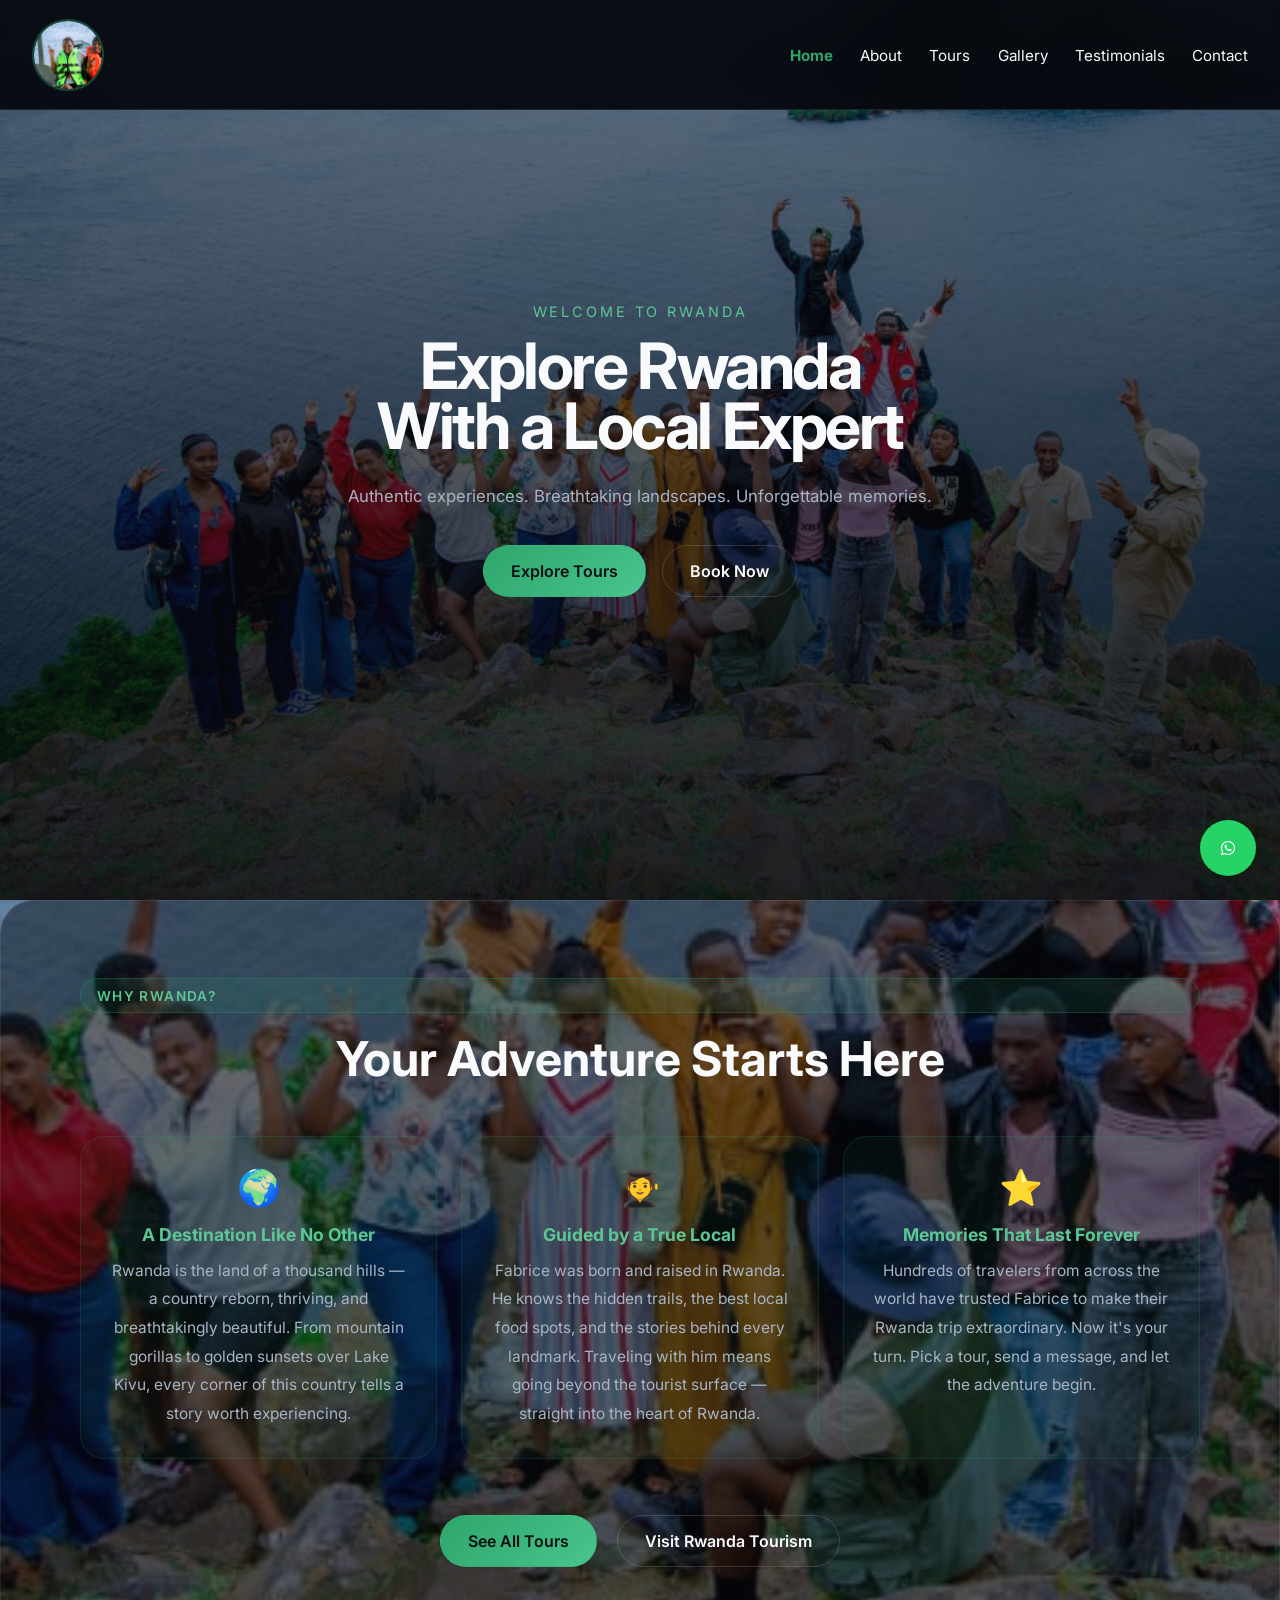
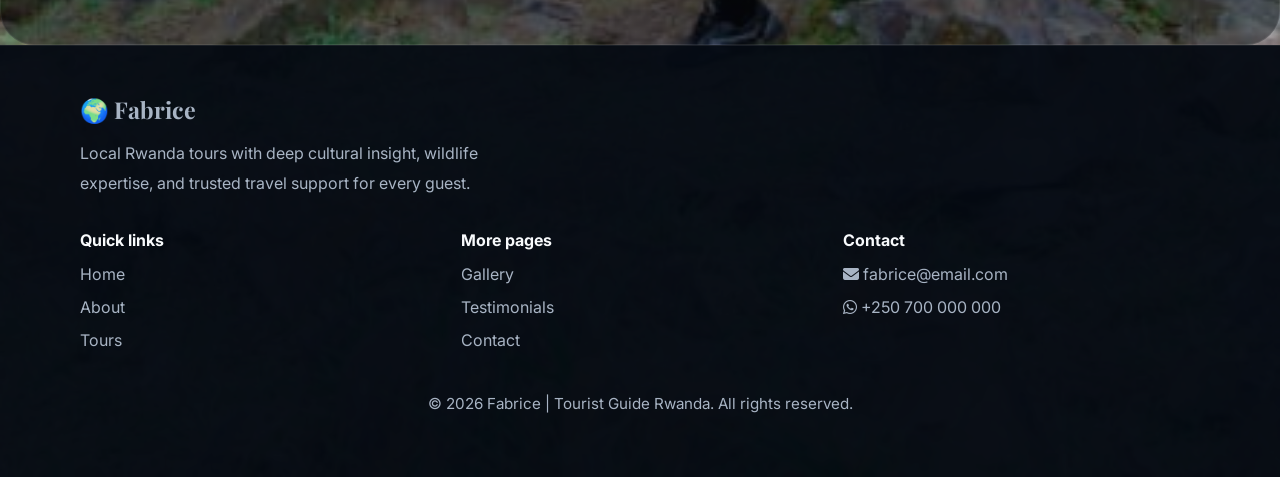
<file: index.html>
<!DOCTYPE html>
<html lang="en">
<head>
  <meta charset="UTF-8" />
  <meta name="viewport" content="width=device-width, initial-scale=1.0" />
  <title>Fabrice | Tourist Guide Rwanda</title>
  <link rel="stylesheet" href="src/styles.css" />
  <link rel="stylesheet" href="https://cdnjs.cloudflare.com/ajax/libs/font-awesome/6.5.0/css/all.min.css" />
  <link href="https://fonts.googleapis.com/css2?family=Playfair+Display:wght@600;700&family=Inter:wght@300;400;500&display=swap" rel="stylesheet" />
</head>
<body>

  <!-- NAV -->
  <nav id="navbar">
    <div class="nav-logo"><img src="media/photos/img2.jpg" alt="Fabrice Logo" /></div>
    <ul class="nav-links">
      <li><a href="index.html" class="active">Home</a></li>
      <li><a href="src/about.html">About</a></li>
      <li><a href="src/tours.html">Tours</a></li>
      <li><a href="src/gallery.html">Gallery</a></li>
      <li><a href="src/testimonials.html">Testimonials</a></li>
      <li><a href="src/contact.html">Contact</a></li>
    </ul>
    <button class="hamburger" id="hamburger" aria-label="Toggle navigation" aria-expanded="false"><i class="fas fa-bars"></i></button>
  </nav>

  <!-- HERO -->
  <section id="home" class="hero">
    <div class="hero-overlay"></div>
    <div class="hero-content">
      <p class="hero-sub">Welcome to Rwanda</p>
      <h1>Explore Rwanda<br />With a Local Expert</h1>
      <p class="hero-desc">Authentic experiences. Breathtaking landscapes. Unforgettable memories.</p>
      <div class="hero-btns">
        <a href="src/tours.html" class="btn btn-primary">Explore Tours</a>
        <a href="src/contact.html" class="btn btn-outline">Book Now</a>
      </div>
    </div>
  </section>

  <!-- PROFESSIONAL TOURS -->
  <section id="professional-tours" class="section">
    <div class="container">
      <span class="section-tag center">Why Rwanda?</span>
      <h2 class="section-title">Your Adventure Starts Here</h2>

      <div class="tours-intro">
        <div class="tours-intro-block">
          <span class="tours-intro-icon">🌍</span>
          <h3>A Destination Like No Other</h3>
          <p>Rwanda is the land of a thousand hills — a country reborn, thriving, and breathtakingly beautiful. From mountain gorillas to golden sunsets over Lake Kivu, every corner of this country tells a story worth experiencing.</p>
        </div>
        <div class="tours-intro-block">
          <span class="tours-intro-icon">🧑‍🎓</span>
          <h3>Guided by a True Local</h3>
          <p>Fabrice was born and raised in Rwanda. He knows the hidden trails, the best local food spots, and the stories behind every landmark. Traveling with him means going beyond the tourist surface — straight into the heart of Rwanda.</p>
        </div>
        <div class="tours-intro-block">
          <span class="tours-intro-icon">⭐</span>
          <h3>Memories That Last Forever</h3>
          <p>Hundreds of travelers from across the world have trusted Fabrice to make their Rwanda trip extraordinary. Now it's your turn. Pick a tour, send a message, and let the adventure begin.</p>
        </div>
      </div>

      <div style="text-align:center; margin-top: 1rem;">
        <a href="src/tours.html" class="btn btn-primary">See All Tours</a>
        <a href="https://www.visitrwanda.com" class="btn btn-outline" target="_blank" style="margin-left:1rem;">Visit Rwanda Tourism</a>
      </div>
    </div>
  </section>

  <!-- FOOTER -->
  <footer class="site-footer">
    <div class="footer-top container">
      <div class="footer-brand">
        <div class="footer-logo">🌍 Fabrice</div>
        <p>Local Rwanda tours with deep cultural insight, wildlife expertise, and trusted travel support for every guest.</p>
      </div>
      <div class="footer-links">
        <div class="footer-col">
          <h3>Quick links</h3>
          <a href="index.html">Home</a>
          <a href="src/about.html">About</a>
          <a href="src/tours.html">Tours</a>
        </div>
        <div class="footer-col">
          <h3>More pages</h3>
          <a href="src/gallery.html">Gallery</a>
          <a href="src/testimonials.html">Testimonials</a>
          <a href="src/contact.html">Contact</a>
        </div>
        <div class="footer-col">
          <h3>Contact</h3>
          <a href="mailto:fabrice@email.com"><i class="fas fa-envelope"></i> fabrice@email.com</a>
          <a href="https://wa.me/250700000000" target="_blank"><i class="fab fa-whatsapp"></i> +250 700 000 000</a>
        </div>
      </div>
    </div>
    <div class="footer-bottom">
      <p>© <span class="footer-button"></span> Fabrice | Tourist Guide Rwanda. All rights reserved.</p>
    </div>
  </footer>

  <!-- WHATSAPP FLOAT -->
  <a href="https://wa.me/250700000000" class="whatsapp-float" target="_blank">
    <i class="fab fa-whatsapp"></i>
  </a>

  <script src="src/script.js"></script>
</body>
</html>
</file>
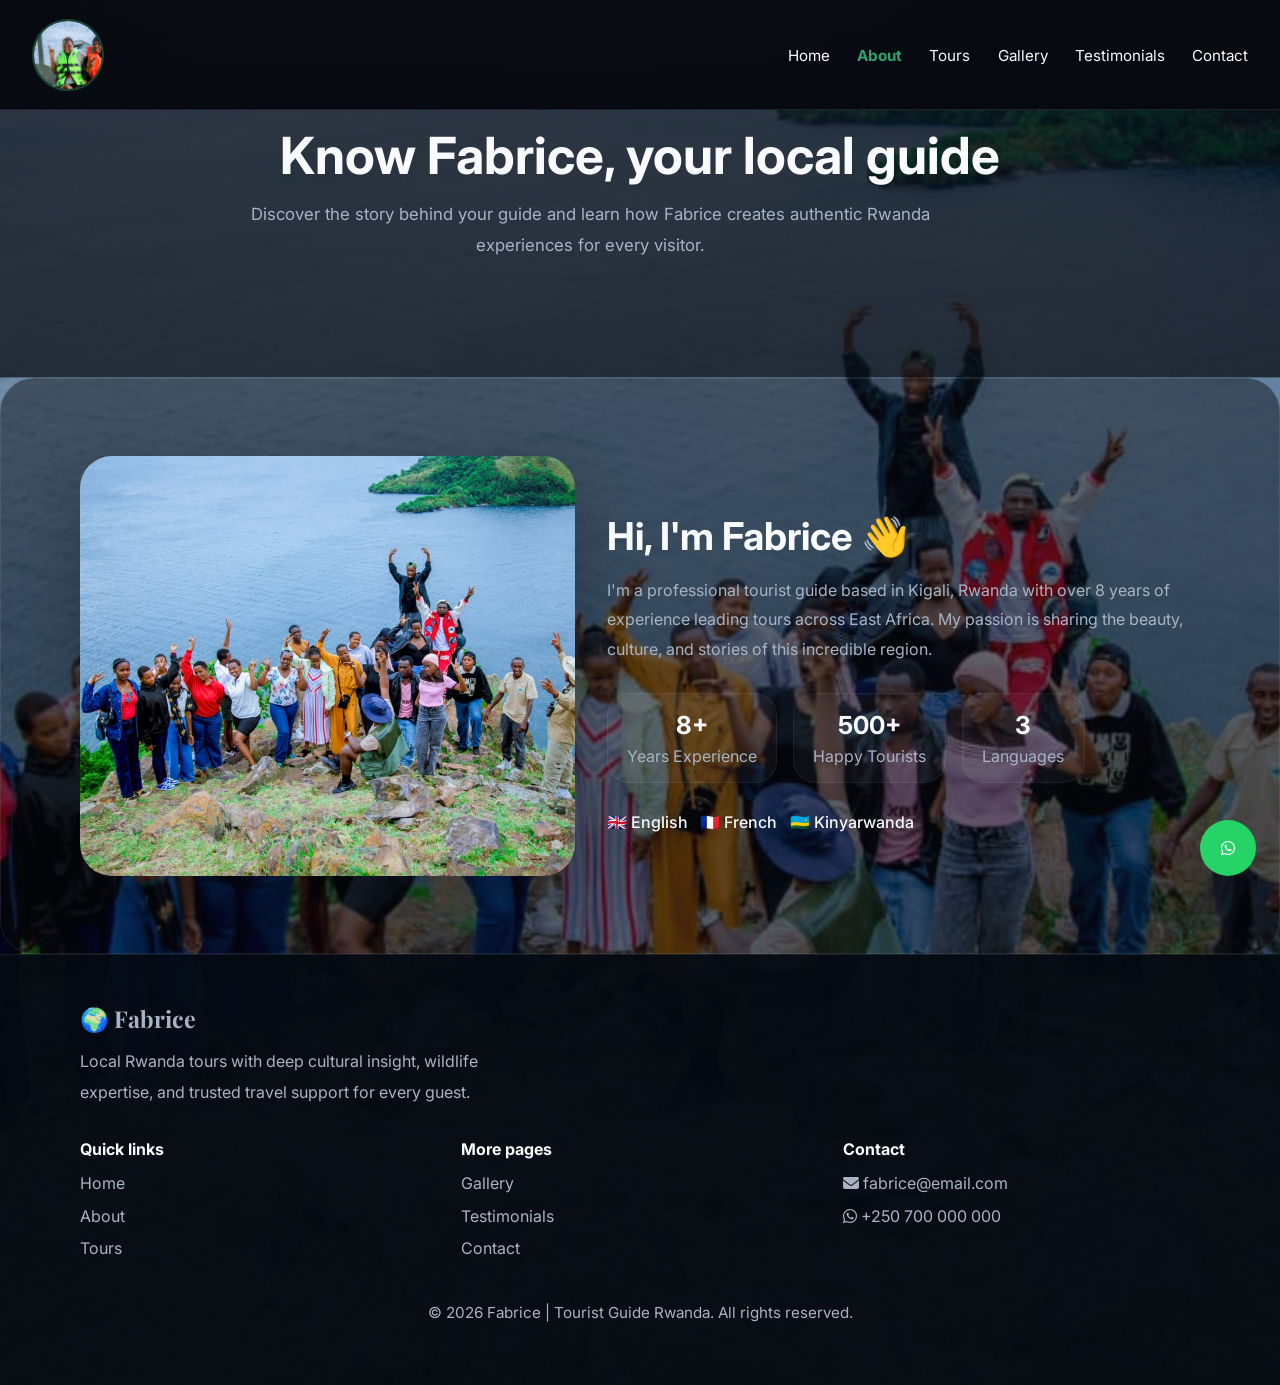
<file: fabriceportfolio/about.html>
<!DOCTYPE html>
<html lang="en">
<head>
  <meta charset="UTF-8" />
  <meta name="viewport" content="width=device-width, initial-scale=1.0" />
  <title>About - Fabrice | Tourist Guide Rwanda</title>
  <link rel="stylesheet" href="styles.css" />
  <link rel="stylesheet" href="https://cdnjs.cloudflare.com/ajax/libs/font-awesome/6.5.0/css/all.min.css" />
  <link href="https://fonts.googleapis.com/css2?family=Playfair+Display:wght@600;700&family=Inter:wght@300;400;500&display=swap" rel="stylesheet" />
</head>
<body>

  <!-- NAV -->
  <nav id="navbar">
    <div class="nav-logo"><img src="media/photos/img2.jpg" alt="Fabrice Logo" /></div>
    <ul class="nav-links">
      <li><a href="index.html">Home</a></li>
      <li><a href="about.html" class="active">About</a></li>
      <li><a href="tours.html">Tours</a></li>
      <li><a href="gallery.html">Gallery</a></li>
      <li><a href="testimonials.html">Testimonials</a></li>
      <li><a href="contact.html">Contact</a></li>
    </ul>
    <button class="hamburger" id="hamburger" aria-label="Toggle navigation" aria-expanded="false"><i class="fas fa-bars"></i></button>
  </nav>

  <!-- PAGE HERO -->
  <section class="page-hero">
    <div class="page-hero-overlay"></div>
    <div class="page-hero-content container">
      <h1>Know Fabrice, your local guide</h1>
      <p>Discover the story behind your guide and learn how Fabrice creates authentic Rwanda experiences for every visitor.</p>
    </div>
  </section>

  <!-- ABOUT -->
  <section id="about" class="section about">
    <div class="container about-grid">
      <div class="about-img">
        <img src="../media/photos/img1.jpg" alt="Fabrice - Tourist Guide" />
      </div>
      <div class="about-text">
        <h2>Hi, I'm Fabrice 👋</h2>
        <p>I'm a professional tourist guide based in Kigali, Rwanda with over 8 years of experience leading tours across East Africa. My passion is sharing the beauty, culture, and stories of this incredible region.</p>
        <div class="about-stats">
          <div class="stat"><strong>8+</strong><span>Years Experience</span></div>
          <div class="stat"><strong>500+</strong><span>Happy Tourists</span></div>
          <div class="stat"><strong>3</strong><span>Languages</span></div>
        </div>
        <div class="languages">
          <span>🇬🇧 English</span>
          <span>🇫🇷 French</span>
          <span>🇷🇼 Kinyarwanda</span>
        </div>
      </div>
    </div>
  </section>

  <!-- FOOTER -->
  <footer class="site-footer">
    <div class="footer-top container">
      <div class="footer-brand">
        <div class="footer-logo">🌍 Fabrice</div>
        <p>Local Rwanda tours with deep cultural insight, wildlife expertise, and trusted travel support for every guest.</p>
      </div>
      <div class="footer-links">
        <div class="footer-col">
          <h3>Quick links</h3>
          <a href="index.html">Home</a>
          <a href="about.html">About</a>
          <a href="tours.html">Tours</a>
        </div>
        <div class="footer-col">
          <h3>More pages</h3>
          <a href="gallery.html">Gallery</a>
          <a href="testimonials.html">Testimonials</a>
          <a href="contact.html">Contact</a>
        </div>
        <div class="footer-col">
          <h3>Contact</h3>
          <a href="mailto:fabrice@email.com"><i class="fas fa-envelope"></i> fabrice@email.com</a>
          <a href="https://wa.me/250700000000" target="_blank"><i class="fab fa-whatsapp"></i> +250 700 000 000</a>
        </div>
      </div>
    </div>
    <div class="footer-bottom">
      <p>© <span class="footer-button"></span> Fabrice | Tourist Guide Rwanda. All rights reserved.</p>
    </div>
  </footer>

  <!-- WHATSAPP FLOAT -->
  <a href="https://wa.me/250700000000" class="whatsapp-float" target="_blank">
    <i class="fab fa-whatsapp"></i>
  </a>

  <script src="script.js"></script>
</body>
</html>
</file>
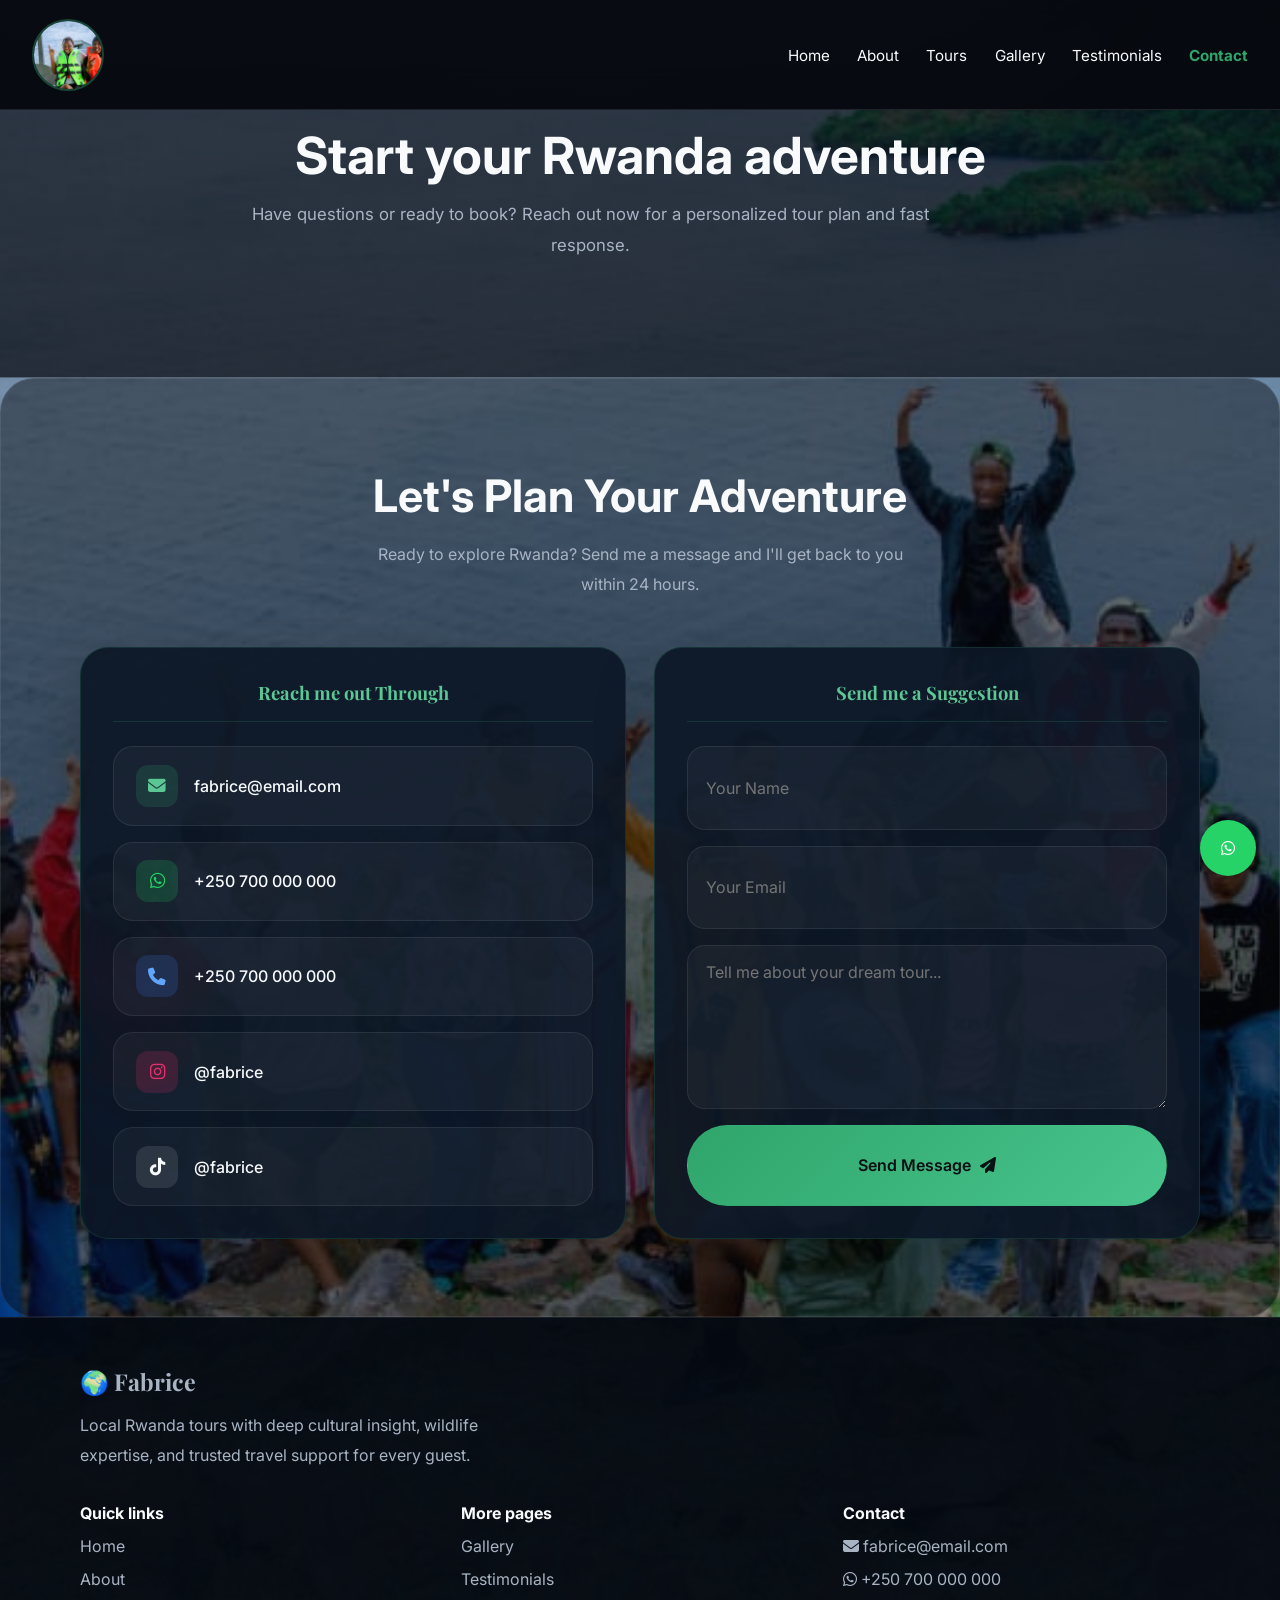
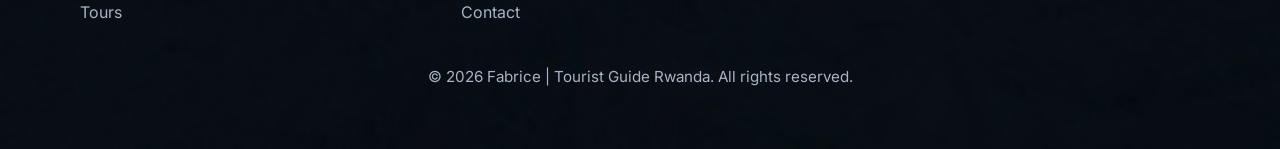
<file: fabriceportfolio/contact.html>
<!DOCTYPE html>
<html lang="en">
<head>
  <meta charset="UTF-8" />
  <meta name="viewport" content="width=device-width, initial-scale=1.0" />
  <title>Contact - Fabrice | Tourist Guide Rwanda</title>
  <link rel="stylesheet" href="styles.css" />
  <link rel="stylesheet" href="https://cdnjs.cloudflare.com/ajax/libs/font-awesome/6.5.0/css/all.min.css" />
  <link href="https://fonts.googleapis.com/css2?family=Playfair+Display:wght@600;700&family=Inter:wght@300;400;500&display=swap" rel="stylesheet" />
</head>
<body>

  <!-- NAV -->
  <nav id="navbar">
    <div class="nav-logo"><img src="media/photos/img2.jpg" alt="Fabrice Logo" /></div>
    <ul class="nav-links">
      <li><a href="index.html">Home</a></li>
      <li><a href="about.html">About</a></li>
      <li><a href="tours.html">Tours</a></li>
      <li><a href="gallery.html">Gallery</a></li>
      <li><a href="testimonials.html">Testimonials</a></li>
      <li><a href="contact.html" class="active">Contact</a></li>
    </ul>
    <button class="hamburger" id="hamburger" aria-label="Toggle navigation" aria-expanded="false"><i class="fas fa-bars"></i></button>
  </nav>

  <!-- PAGE HERO -->
  <section class="page-hero">
    <div class="page-hero-overlay"></div>
    <div class="page-hero-content container">
      <h1>Start your Rwanda adventure</h1>
      <p>Have questions or ready to book? Reach out now for a personalized tour plan and fast response.</p>
    </div>
  </section>

  <!-- CONTACT -->
  <section id="contact" class="section contact">
    <div class="container">
      <div class="contact-header">
        <h2>Let's Plan Your Adventure </h2>
        <p>Ready to explore Rwanda? Send me a message and I'll get back to you within 24 hours.</p>
      </div>
      <div class="contact-grid">

        <!-- Reach me out box -->
        <div class="contact-box">
          <h3 class="contact-box-title"> Reach me out Through</h3>
          <div class="contact-details">
            <a href="mailto:fabrice@email.com"><i class="fas fa-envelope"></i> fabrice@email.com</a>
            <a href="https://wa.me/250700000000" target="_blank"><i class="fab fa-whatsapp"></i> +250 700 000 000</a>
            <a href="tel:+250700000000"><i class="fas fa-phone"></i> +250 700 000 000</a>
            <a href="https://www.instagram.com/fabrice" target="_blank"><i class="fab fa-instagram"></i> @fabrice</a>
            <a href="https://www.tiktok.com/@fabrice" target="_blank"><i class="fab fa-tiktok"></i> @fabrice</a>
          </div>
        </div>

        <!-- Send suggestion box -->
        <div class="contact-box">
          <h3 class="contact-box-title"> Send me a Suggestion</h3>
          <form class="contact-form" id="contactForm">
            <input type="text" placeholder="Your Name" required />
            <input type="email" placeholder="Your Email" required />
            <textarea placeholder="Tell me about your dream tour..." rows="5" required></textarea>
            <button type="submit" class="btn btn-primary">Send Message <i class="fas fa-paper-plane"></i></button>
          </form>
        </div>

      </div>
    </div>
  </section>

  <!-- FOOTER -->
  <footer class="site-footer">
    <div class="footer-top container">
      <div class="footer-brand">
        <div class="footer-logo">🌍 Fabrice</div>
        <p>Local Rwanda tours with deep cultural insight, wildlife expertise, and trusted travel support for every guest.</p>
      </div>
      <div class="footer-links">
        <div class="footer-col">
          <h3>Quick links</h3>
          <a href="index.html">Home</a>
          <a href="about.html">About</a>
          <a href="tours.html">Tours</a>
        </div>
        <div class="footer-col">
          <h3>More pages</h3>
          <a href="gallery.html">Gallery</a>
          <a href="testimonials.html">Testimonials</a>
          <a href="contact.html">Contact</a>
        </div>
        <div class="footer-col">
          <h3>Contact</h3>
          <a href="mailto:fabrice@email.com"><i class="fas fa-envelope"></i> fabrice@email.com</a>
          <a href="https://wa.me/250700000000" target="_blank"><i class="fab fa-whatsapp"></i> +250 700 000 000</a>
        </div>
      </div>
    </div>
    <div class="footer-bottom">
      <p>© <span class="footer-button"></span> Fabrice | Tourist Guide Rwanda. All rights reserved.</p>
    </div>
  </footer>

  <!-- WHATSAPP FLOAT -->
  <a href="https://wa.me/250700000000" class="whatsapp-float" target="_blank">
    <i class="fab fa-whatsapp"></i>
  </a>

  <script src="script.js"></script>
</body>
</html>
</file>
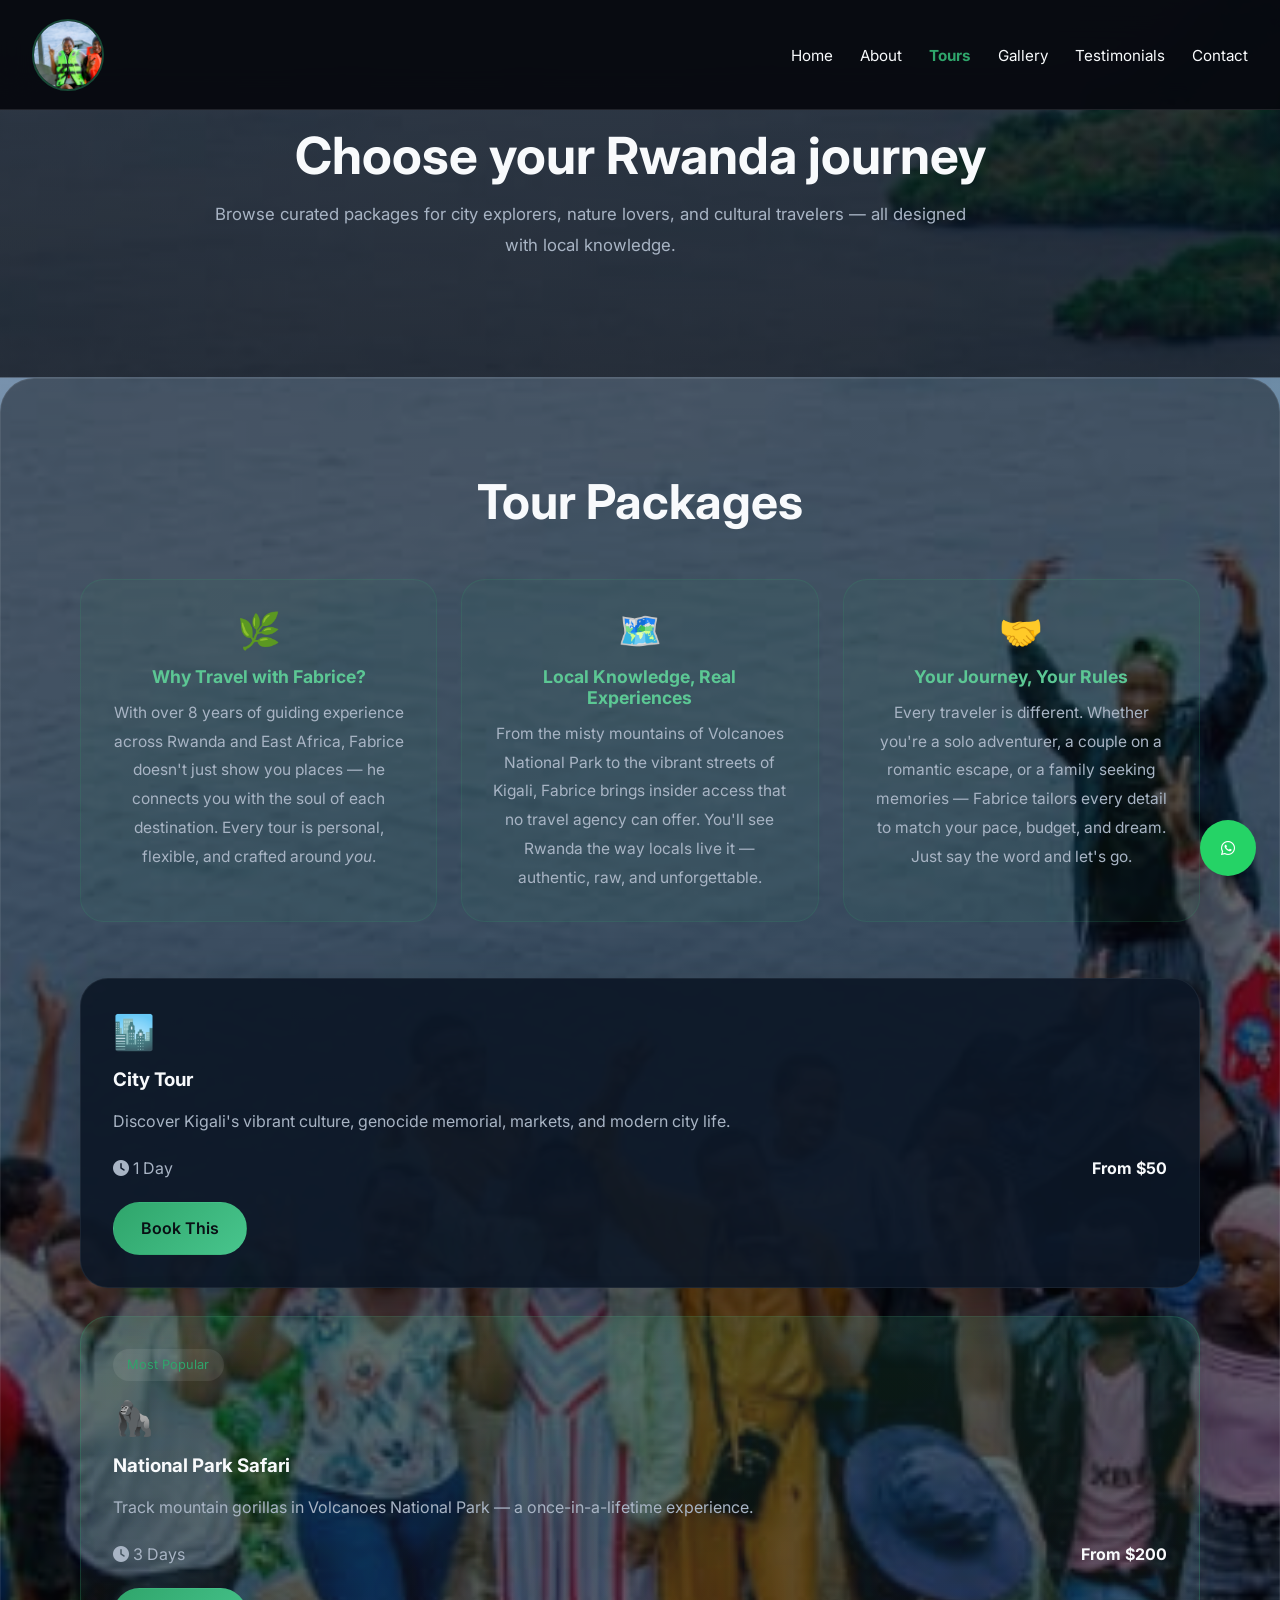
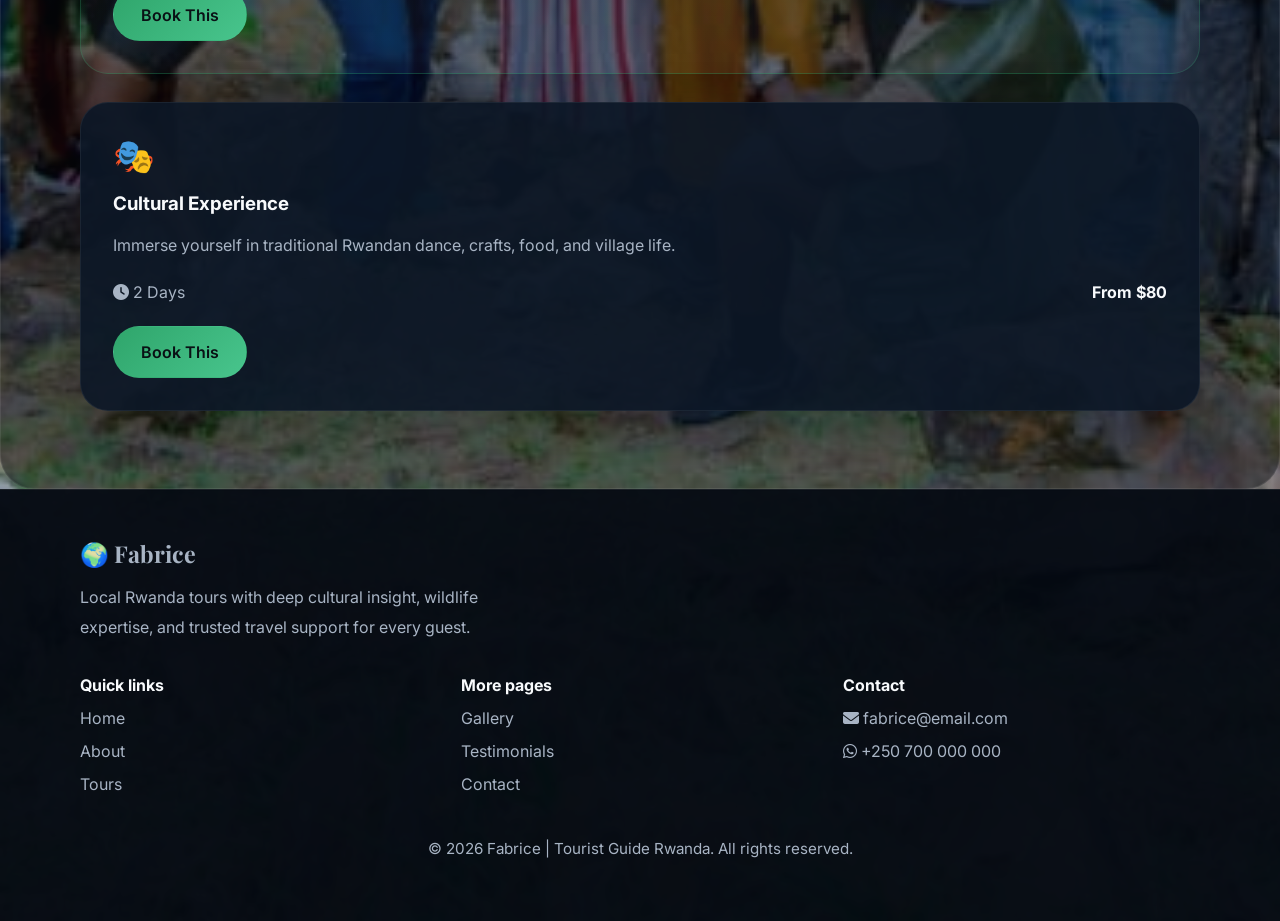
<file: fabriceportfolio/tours.html>
<!DOCTYPE html>
<html lang="en">
<head>
  <meta charset="UTF-8" />
  <meta name="viewport" content="width=device-width, initial-scale=1.0" />
  <title>Tours - Fabrice | Tourist Guide Rwanda</title>
  <link rel="stylesheet" href="styles.css" />
  <link rel="stylesheet" href="https://cdnjs.cloudflare.com/ajax/libs/font-awesome/6.5.0/css/all.min.css" />
  <link href="https://fonts.googleapis.com/css2?family=Playfair+Display:wght@600;700&family=Inter:wght@300;400;500&display=swap" rel="stylesheet" />
</head>
<body>

  <!-- NAV -->
  <nav id="navbar">
    <div class="nav-logo"><img src="media/photos/img2.jpg" alt="Fabrice Logo" /></div>
    <ul class="nav-links">
      <li><a href="index.html">Home</a></li>
      <li><a href="about.html">About</a></li>
      <li><a href="tours.html" class="active">Tours</a></li>
      <li><a href="gallery.html">Gallery</a></li>
      <li><a href="testimonials.html">Testimonials</a></li>
      <li><a href="contact.html">Contact</a></li>
    </ul>
    <button class="hamburger" id="hamburger" aria-label="Toggle navigation" aria-expanded="false"><i class="fas fa-bars"></i></button>
  </nav>

  <!-- PAGE HERO -->
  <section class="page-hero">
    <div class="page-hero-overlay"></div>
    <div class="page-hero-content container">
      <h1>Choose your Rwanda journey</h1>
      <p>Browse curated packages for city explorers, nature lovers, and cultural travelers — all designed with local knowledge.</p>
    </div>
  </section>

  <!-- TOURS -->
  <section id="tours" class="section tours">
    <div class="container">
      <h2 class="section-title">Tour Packages</h2>

      <div class="tours-intro">
        <div class="tours-intro-block">
          <span class="tours-intro-icon">🌿</span>
          <h3>Why Travel with Fabrice?</h3>
          <p>With over 8 years of guiding experience across Rwanda and East Africa, Fabrice doesn't just show you places — he connects you with the soul of each destination. Every tour is personal, flexible, and crafted around <em>you</em>.</p>
        </div>
        <div class="tours-intro-block">
          <span class="tours-intro-icon">🗺️</span>
          <h3>Local Knowledge, Real Experiences</h3>
          <p>From the misty mountains of Volcanoes National Park to the vibrant streets of Kigali, Fabrice brings insider access that no travel agency can offer. You'll see Rwanda the way locals live it — authentic, raw, and unforgettable.</p>
        </div>
        <div class="tours-intro-block">
          <span class="tours-intro-icon">🤝</span>
          <h3>Your Journey, Your Rules</h3>
          <p>Every traveler is different. Whether you're a solo adventurer, a couple on a romantic escape, or a family seeking memories — Fabrice tailors every detail to match your pace, budget, and dream. Just say the word and let's go.</p>
        </div>
      </div>

      <div class="tours-grid">

        <div class="tour-card">
          <div class="tour-icon">🏙️</div>
          <h3>City Tour</h3>
          <p>Discover Kigali's vibrant culture, genocide memorial, markets, and modern city life.</p>
          <div class="tour-meta">
            <span><i class="fas fa-clock"></i> 1 Day</span>
            <span class="tour-price">From $50</span>
          </div>
          <a href="contact.html" class="btn btn-primary">Book This</a>
        </div>

        <div class="tour-card featured">
          <div class="badge">Most Popular</div>
          <div class="tour-icon">🦍</div>
          <h3>National Park Safari</h3>
          <p>Track mountain gorillas in Volcanoes National Park — a once-in-a-lifetime experience.</p>
          <div class="tour-meta">
            <span><i class="fas fa-clock"></i> 3 Days</span>
            <span class="tour-price">From $200</span>
          </div>
          <a href="contact.html" class="btn btn-primary">Book This</a>
        </div>

        <div class="tour-card">
          <div class="tour-icon">🎭</div>
          <h3>Cultural Experience</h3>
          <p>Immerse yourself in traditional Rwandan dance, crafts, food, and village life.</p>
          <div class="tour-meta">
            <span><i class="fas fa-clock"></i> 2 Days</span>
            <span class="tour-price">From $80</span>
          </div>
          <a href="contact.html" class="btn btn-primary">Book This</a>
        </div>

      </div>
    </div>
  </section>

  <!-- FOOTER -->
  <footer class="site-footer">
    <div class="footer-top container">
      <div class="footer-brand">
        <div class="footer-logo">🌍 Fabrice</div>
        <p>Local Rwanda tours with deep cultural insight, wildlife expertise, and trusted travel support for every guest.</p>
      </div>
      <div class="footer-links">
        <div class="footer-col">
          <h3>Quick links</h3>
          <a href="index.html">Home</a>
          <a href="about.html">About</a>
          <a href="tours.html">Tours</a>
        </div>
        <div class="footer-col">
          <h3>More pages</h3>
          <a href="gallery.html">Gallery</a>
          <a href="testimonials.html">Testimonials</a>
          <a href="contact.html">Contact</a>
        </div>
        <div class="footer-col">
          <h3>Contact</h3>
          <a href="mailto:fabrice@email.com"><i class="fas fa-envelope"></i> fabrice@email.com</a>
          <a href="https://wa.me/250700000000" target="_blank"><i class="fab fa-whatsapp"></i> +250 700 000 000</a>
        </div>
      </div>
    </div>
    <div class="footer-bottom">
      <p>© <span class="footer-button"></span> Fabrice | Tourist Guide Rwanda. All rights reserved.</p>
    </div>
  </footer>

  <!-- WHATSAPP FLOAT -->
  <a href="https://wa.me/250700000000" class="whatsapp-float" target="_blank">
    <i class="fab fa-whatsapp"></i>
  </a>

  <script src="script.js"></script>
</body>
</html>
</file>
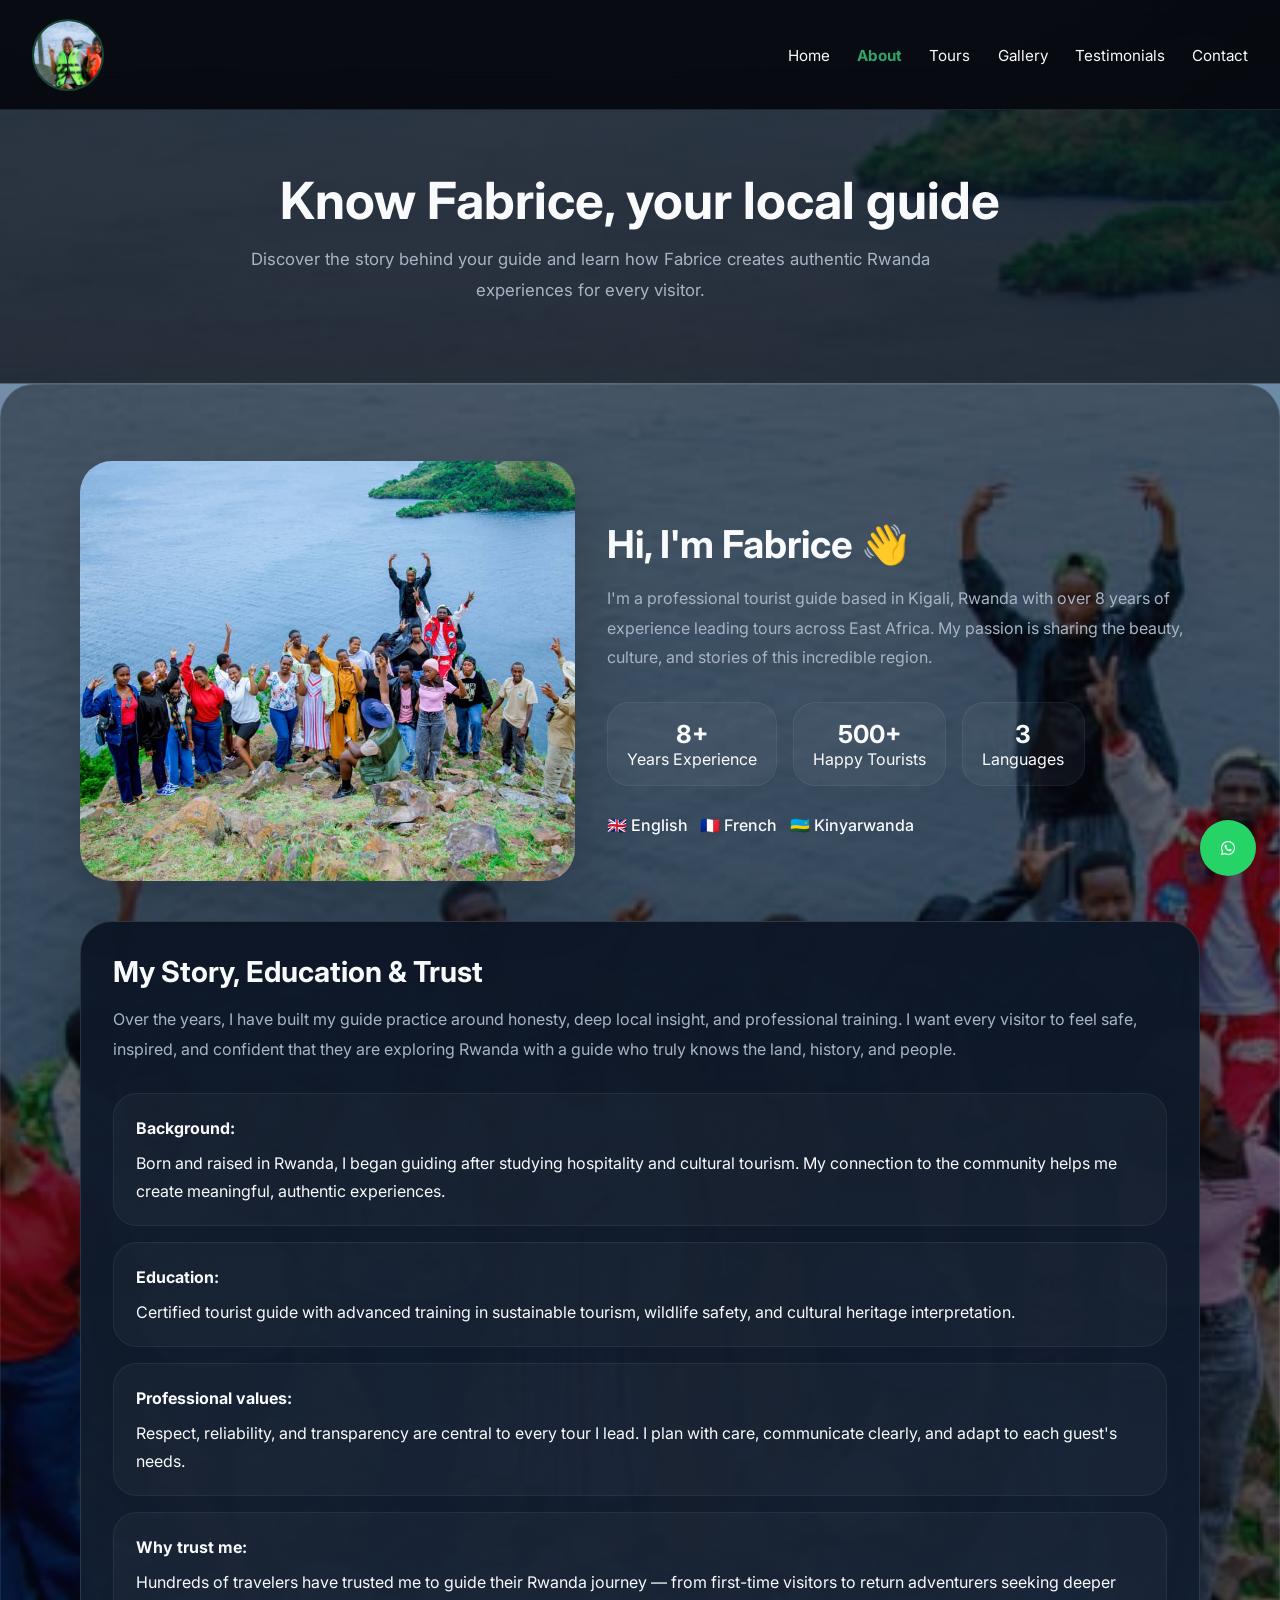
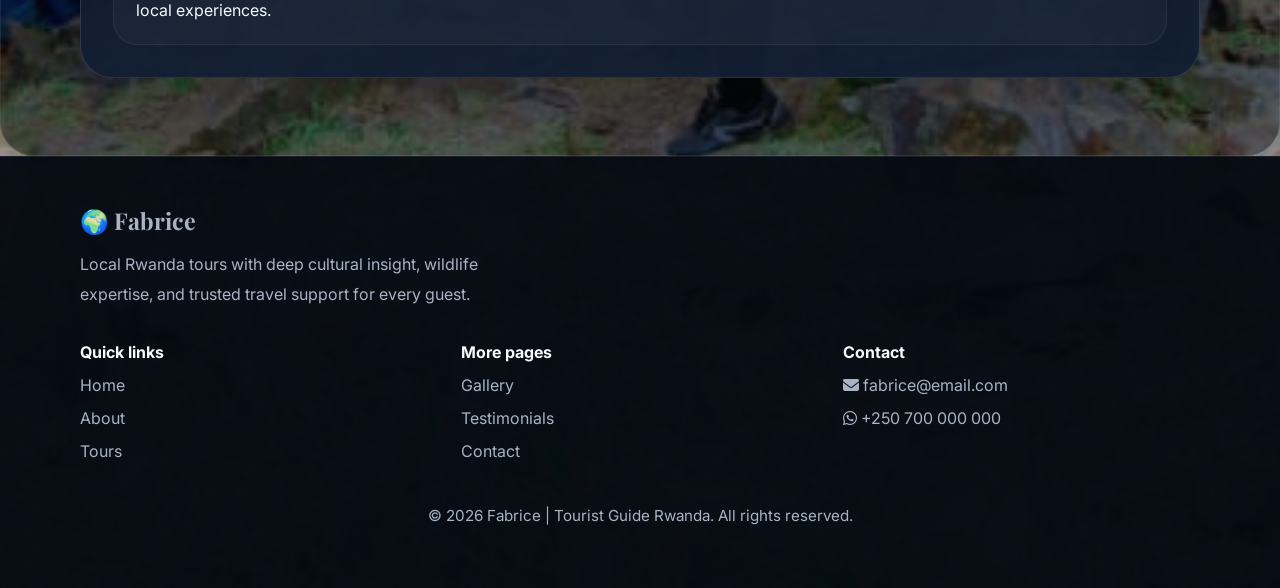
<file: src/about.html>
<!DOCTYPE html>
<html lang="en">
<head>
  <meta charset="UTF-8" />
  <meta name="viewport" content="width=device-width, initial-scale=1.0" />
  <title>About - Fabrice | Tourist Guide Rwanda</title>
  <link rel="stylesheet" href="styles.css" />
  <link rel="stylesheet" href="https://cdnjs.cloudflare.com/ajax/libs/font-awesome/6.5.0/css/all.min.css" />
  <link href="https://fonts.googleapis.com/css2?family=Playfair+Display:wght@600;700&family=Inter:wght@300;400;500&display=swap" rel="stylesheet" />
</head>
<body>

  <!-- NAV -->
  <nav id="navbar">
    <div class="nav-logo"><img src="../media/photos/img2.jpg" alt="Fabrice Logo" /></div>
    <ul class="nav-links">
      <li><a href="../index.html">Home</a></li>
      <li><a href="about.html" class="active">About</a></li>
      <li><a href="tours.html">Tours</a></li>
      <li><a href="gallery.html">Gallery</a></li>
      <li><a href="testimonials.html">Testimonials</a></li>
      <li><a href="contact.html">Contact</a></li>
    </ul>
    <button class="hamburger" id="hamburger" aria-label="Toggle navigation" aria-expanded="false"><i class="fas fa-bars"></i></button>
  </nav>

  <!-- PAGE HERO -->
  <section class="page-hero">
    <div class="page-hero-overlay"></div>
    <div class="page-hero-content container">
      <h1>Know Fabrice, your local guide</h1>
      <p>Discover the story behind your guide and learn how Fabrice creates authentic Rwanda experiences for every visitor.</p>
    </div>
  </section>

  <!-- ABOUT -->
  <section id="about" class="section about">
    <div class="container about-grid">
      <div class="about-img">
        <img src="../media/photos/img1.jpg" alt="Fabrice - Tourist Guide" />
      </div>
      <div class="about-text">
        <h2>Hi, I'm Fabrice 👋</h2>
        <p>I'm a professional tourist guide based in Kigali, Rwanda with over 8 years of experience leading tours across East Africa. My passion is sharing the beauty, culture, and stories of this incredible region.</p>
        <div class="about-stats">
          <div class="stat"><strong>8+</strong><span>Years Experience</span></div>
          <div class="stat"><strong>500+</strong><span>Happy Tourists</span></div>
          <div class="stat"><strong>3</strong><span>Languages</span></div>
        </div>
        <div class="languages">
          <span>🇬🇧 English</span>
          <span>🇫🇷 French</span>
          <span>🇷🇼 Kinyarwanda</span>
        </div>
      </div>
    </div>

    <div class="container">
      <div class="about-detail-card">
        <h2>My Story, Education & Trust</h2>
        <p>Over the years, I have built my guide practice around honesty, deep local insight, and professional training. I want every visitor to feel safe, inspired, and confident that they are exploring Rwanda with a guide who truly knows the land, history, and people.</p>
        <ul class="about-detail-list">
          <li><strong>Background:</strong> Born and raised in Rwanda, I began guiding after studying hospitality and cultural tourism. My connection to the community helps me create meaningful, authentic experiences.</li>
          <li><strong>Education:</strong> Certified tourist guide with advanced training in sustainable tourism, wildlife safety, and cultural heritage interpretation.</li>
          <li><strong>Professional values:</strong> Respect, reliability, and transparency are central to every tour I lead. I plan with care, communicate clearly, and adapt to each guest's needs.</li>
          <li><strong>Why trust me:</strong> Hundreds of travelers have trusted me to guide their Rwanda journey — from first-time visitors to return adventurers seeking deeper local experiences.</li>
        </ul>
      </div>
    </div>
  </section>

  <!-- FOOTER -->
  <footer class="site-footer">
    <div class="footer-top container">
      <div class="footer-brand">
        <div class="footer-logo">🌍 Fabrice</div>
        <p>Local Rwanda tours with deep cultural insight, wildlife expertise, and trusted travel support for every guest.</p>
      </div>
      <div class="footer-links">
        <div class="footer-col">
          <h3>Quick links</h3>
          <a href="../index.html">Home</a>
          <a href="about.html">About</a>
          <a href="tours.html">Tours</a>
        </div>
        <div class="footer-col">
          <h3>More pages</h3>
          <a href="gallery.html">Gallery</a>
          <a href="testimonials.html">Testimonials</a>
          <a href="contact.html">Contact</a>
        </div>
        <div class="footer-col">
          <h3>Contact</h3>
          <a href="mailto:fabrice@email.com"><i class="fas fa-envelope"></i> fabrice@email.com</a>
          <a href="https://wa.me/250700000000" target="_blank"><i class="fab fa-whatsapp"></i> +250 700 000 000</a>
        </div>
      </div>
    </div>
    <div class="footer-bottom">
      <p>© <span class="footer-button"></span> Fabrice | Tourist Guide Rwanda. All rights reserved.</p>
    </div>
  </footer>

  <!-- WHATSAPP FLOAT -->
  <a href="https://wa.me/250700000000" class="whatsapp-float" target="_blank">
    <i class="fab fa-whatsapp"></i>
  </a>

  <script src="script.js"></script>
</body>
</html>
</file>
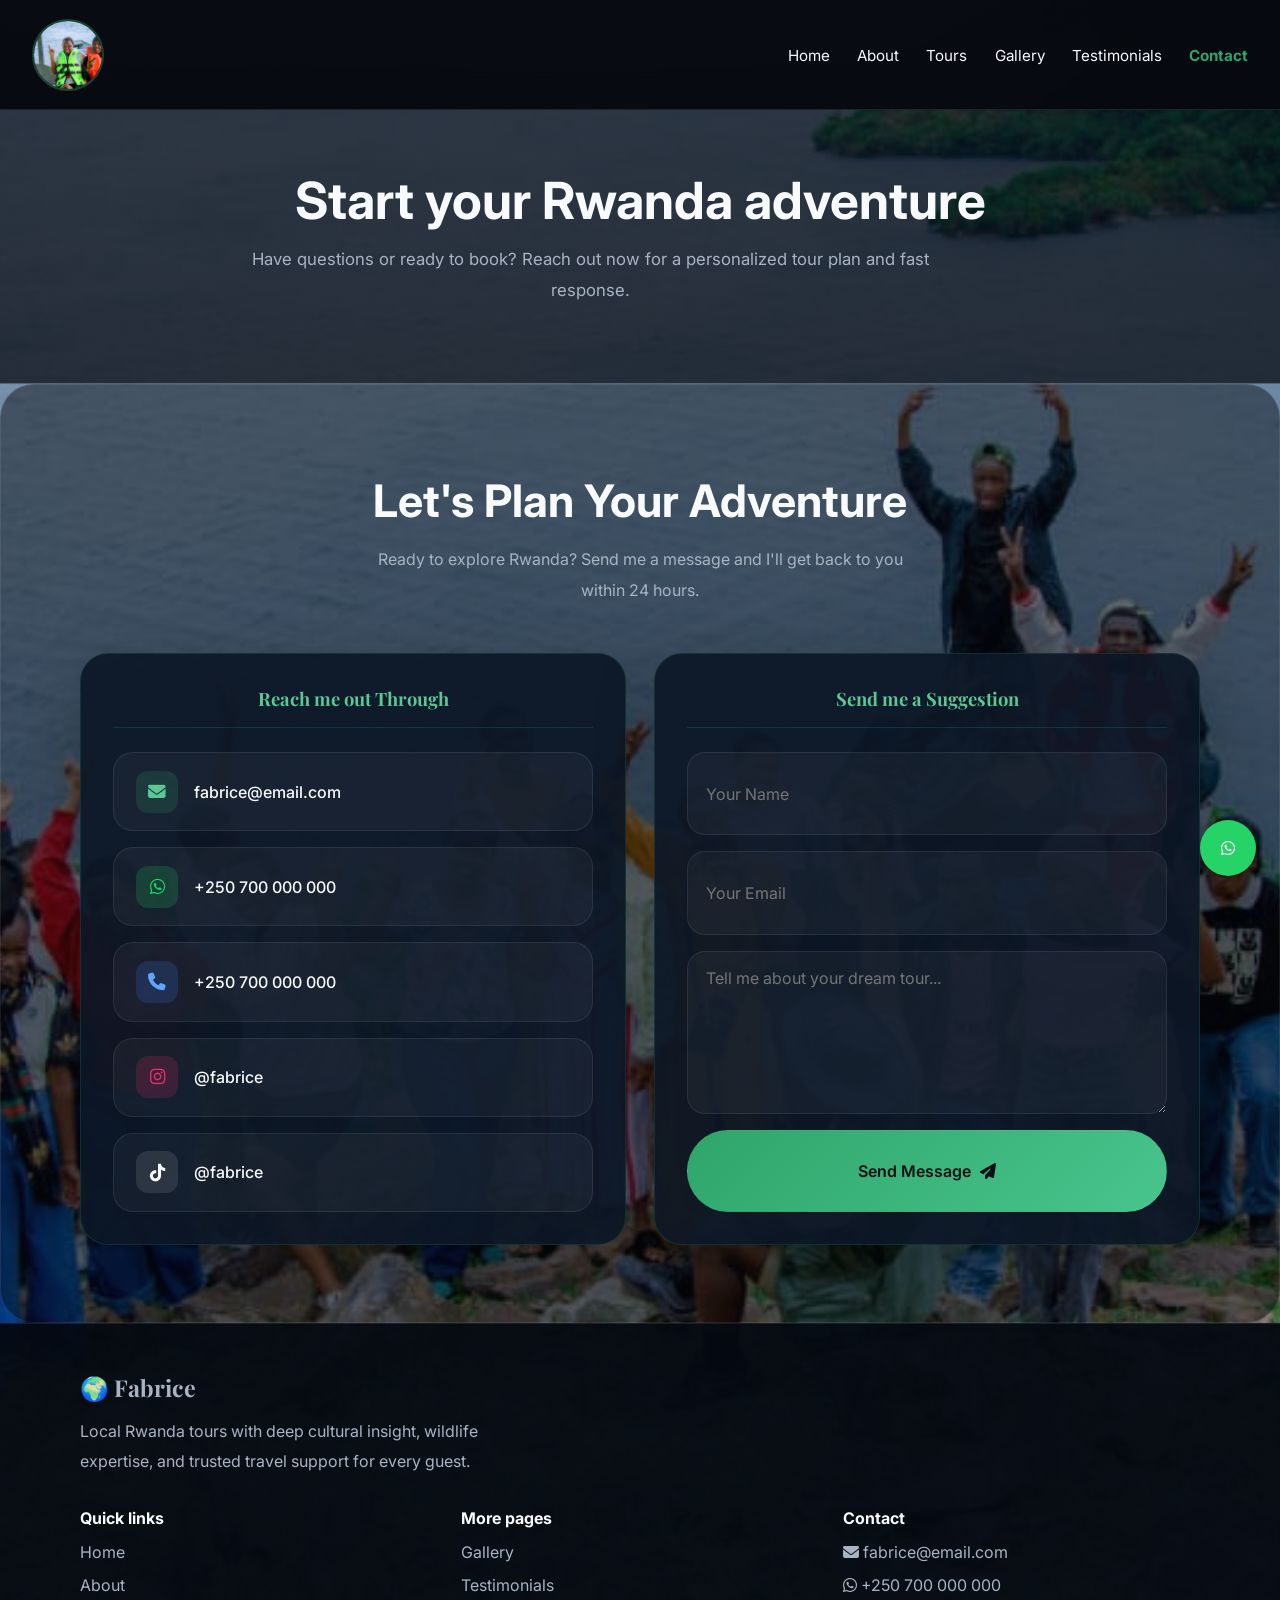
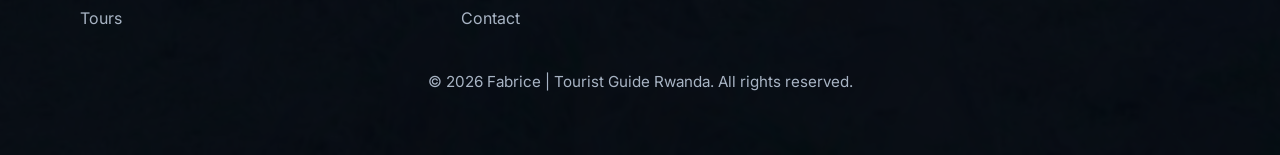
<file: src/contact.html>
<!DOCTYPE html>
<html lang="en">
<head>
  <meta charset="UTF-8" />
  <meta name="viewport" content="width=device-width, initial-scale=1.0" />
  <title>Contact - Fabrice | Tourist Guide Rwanda</title>
  <link rel="stylesheet" href="styles.css" />
  <link rel="stylesheet" href="https://cdnjs.cloudflare.com/ajax/libs/font-awesome/6.5.0/css/all.min.css" />
  <link href="https://fonts.googleapis.com/css2?family=Playfair+Display:wght@600;700&family=Inter:wght@300;400;500&display=swap" rel="stylesheet" />
</head>
<body>

  <!-- NAV -->
  <nav id="navbar">
    <div class="nav-logo"><img src="../media/photos/img2.jpg" alt="Fabrice Logo" /></div>
    <ul class="nav-links">
      <li><a href="../index.html">Home</a></li>
      <li><a href="about.html">About</a></li>
      <li><a href="tours.html">Tours</a></li>
      <li><a href="gallery.html">Gallery</a></li>
      <li><a href="testimonials.html">Testimonials</a></li>
      <li><a href="contact.html" class="active">Contact</a></li>
    </ul>
    <button class="hamburger" id="hamburger" aria-label="Toggle navigation" aria-expanded="false"><i class="fas fa-bars"></i></button>
  </nav>

  <!-- PAGE HERO -->
  <section class="page-hero">
    <div class="page-hero-overlay"></div>
    <div class="page-hero-content container">
      <h1>Start your Rwanda adventure</h1>
      <p>Have questions or ready to book? Reach out now for a personalized tour plan and fast response.</p>
    </div>
  </section>

  <!-- CONTACT -->
  <section id="contact" class="section contact">
    <div class="container">
      <div class="contact-header">
        <h2>Let's Plan Your Adventure </h2>
        <p>Ready to explore Rwanda? Send me a message and I'll get back to you within 24 hours.</p>
      </div>
      <div class="contact-grid">

        <!-- Reach me out box -->
        <div class="contact-box">
          <h3 class="contact-box-title"> Reach me out Through</h3>
          <div class="contact-details">
            <a href="mailto:fabrice@email.com"><i class="fas fa-envelope"></i> fabrice@email.com</a>
            <a href="https://wa.me/250700000000" target="_blank"><i class="fab fa-whatsapp"></i> +250 700 000 000</a>
            <a href="tel:+250700000000"><i class="fas fa-phone"></i> +250 700 000 000</a>
            <a href="https://www.instagram.com/fabrice" target="_blank"><i class="fab fa-instagram"></i> @fabrice</a>
            <a href="https://www.tiktok.com/@fabrice" target="_blank"><i class="fab fa-tiktok"></i> @fabrice</a>
          </div>
        </div>

        <!-- Send suggestion box -->
        <div class="contact-box">
          <h3 class="contact-box-title"> Send me a Suggestion</h3>
          <form class="contact-form" id="contactForm">
            <input type="text" placeholder="Your Name" required />
            <input type="email" placeholder="Your Email" required />
            <textarea placeholder="Tell me about your dream tour..." rows="5" required></textarea>
            <button type="submit" class="btn btn-primary">Send Message <i class="fas fa-paper-plane"></i></button>
          </form>
        </div>

      </div>
    </div>
  </section>

  <!-- FOOTER -->
  <footer class="site-footer">
    <div class="footer-top container">
      <div class="footer-brand">
        <div class="footer-logo">🌍 Fabrice</div>
        <p>Local Rwanda tours with deep cultural insight, wildlife expertise, and trusted travel support for every guest.</p>
      </div>
      <div class="footer-links">
        <div class="footer-col">
          <h3>Quick links</h3>
          <a href="../index.html">Home</a>
          <a href="about.html">About</a>
          <a href="tours.html">Tours</a>
        </div>
        <div class="footer-col">
          <h3>More pages</h3>
          <a href="gallery.html">Gallery</a>
          <a href="testimonials.html">Testimonials</a>
          <a href="contact.html">Contact</a>
        </div>
        <div class="footer-col">
          <h3>Contact</h3>
          <a href="mailto:fabrice@email.com"><i class="fas fa-envelope"></i> fabrice@email.com</a>
          <a href="https://wa.me/250700000000" target="_blank"><i class="fab fa-whatsapp"></i> +250 700 000 000</a>
        </div>
      </div>
    </div>
    <div class="footer-bottom">
      <p>© <span class="footer-button"></span> Fabrice | Tourist Guide Rwanda. All rights reserved.</p>
    </div>
  </footer>

  <!-- WHATSAPP FLOAT -->
  <a href="https://wa.me/250700000000" class="whatsapp-float" target="_blank">
    <i class="fab fa-whatsapp"></i>
  </a>

  <script src="script.js"></script>
</body>
</html>
</file>
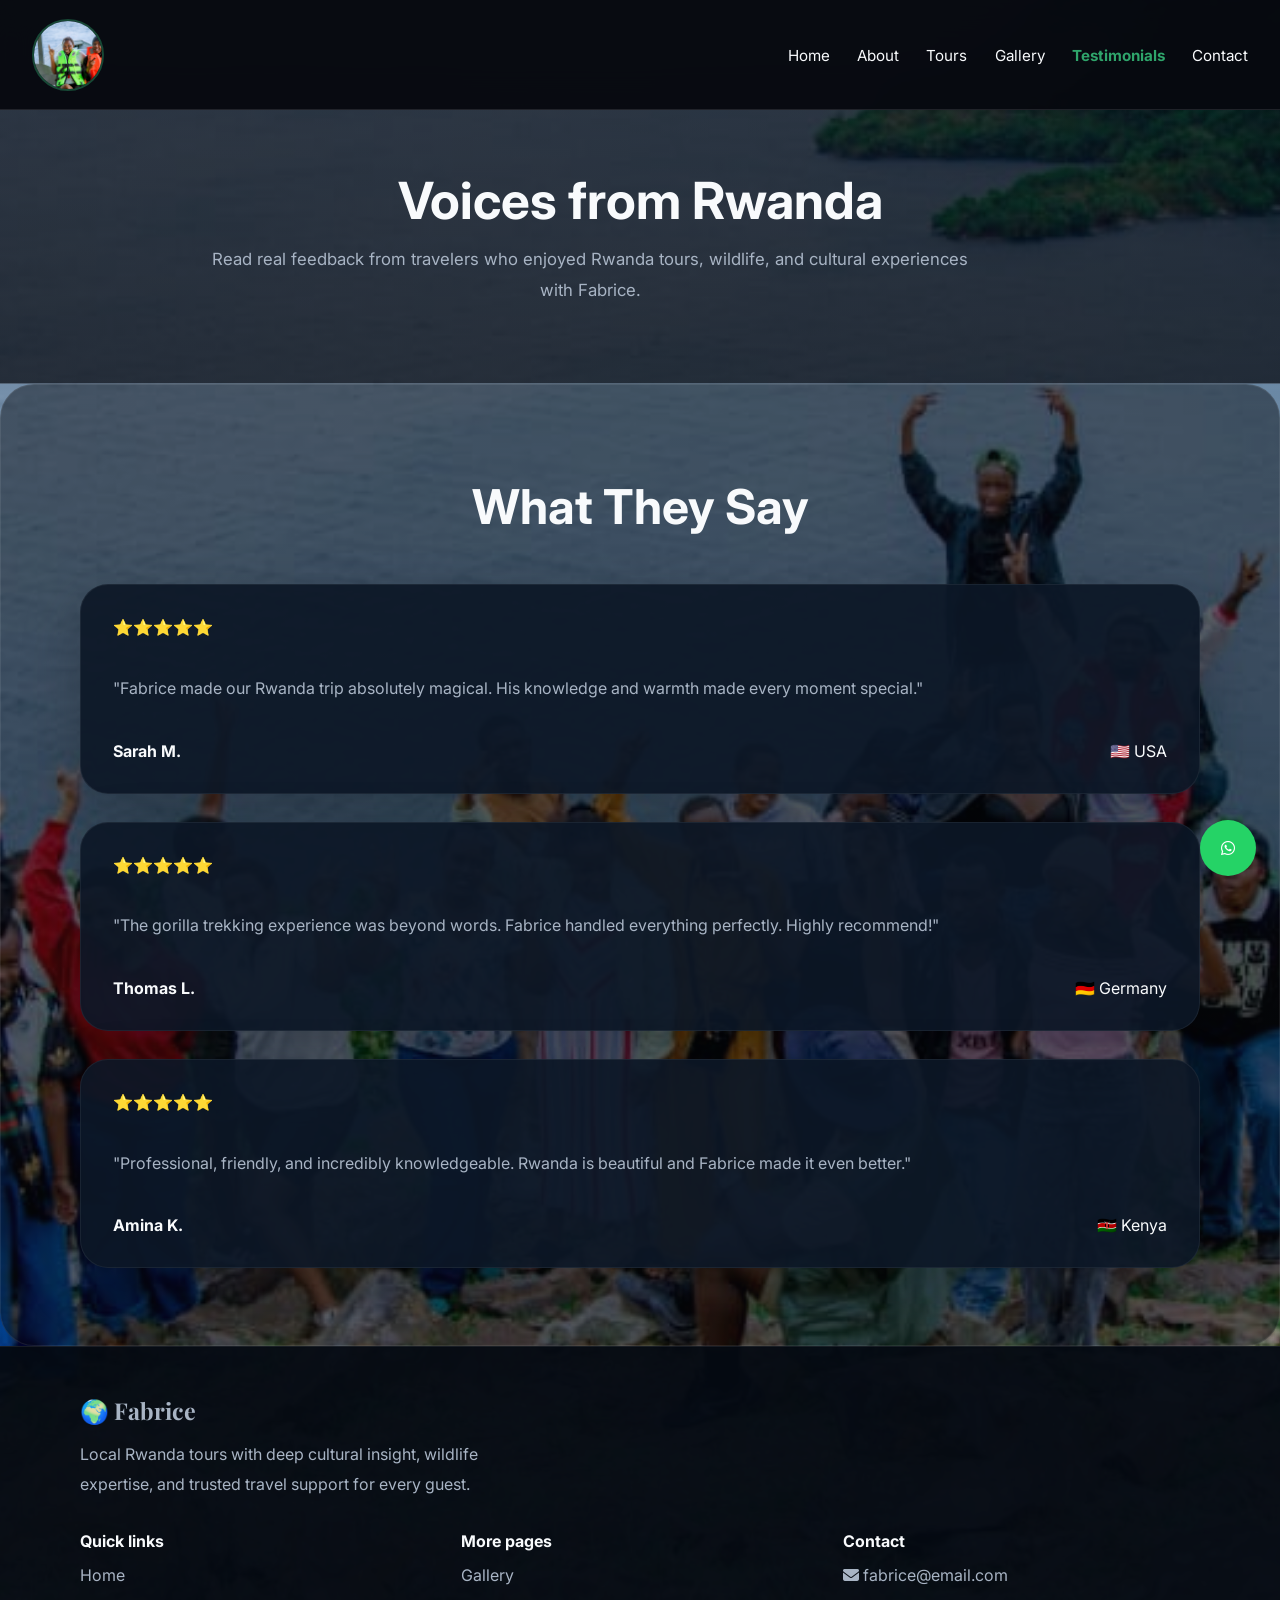
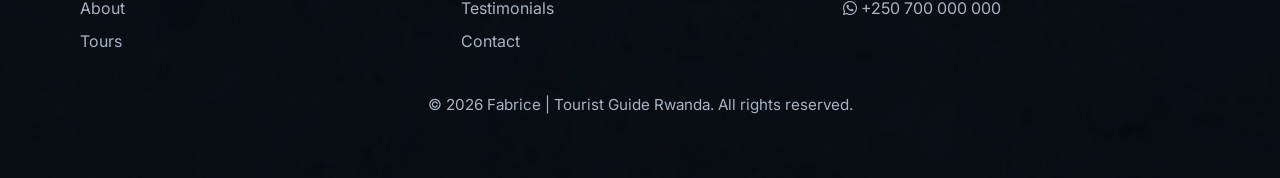
<file: src/testimonials.html>
<!DOCTYPE html>
<html lang="en">
<head>
  <meta charset="UTF-8" />
  <meta name="viewport" content="width=device-width, initial-scale=1.0" />
  <title>Testimonials - Fabrice | Tourist Guide Rwanda</title>
  <link rel="stylesheet" href="styles.css" />
  <link rel="stylesheet" href="https://cdnjs.cloudflare.com/ajax/libs/font-awesome/6.5.0/css/all.min.css" />
  <link href="https://fonts.googleapis.com/css2?family=Playfair+Display:wght@600;700&family=Inter:wght@300;400;500&display=swap" rel="stylesheet" />
</head>
<body>

  <!-- NAV -->
  <nav id="navbar">
    <div class="nav-logo"><img src="../media/photos/img2.jpg" alt="Fabrice Logo" /></div>
    <ul class="nav-links">
      <li><a href="../index.html">Home</a></li>
      <li><a href="about.html">About</a></li>
      <li><a href="tours.html">Tours</a></li>
      <li><a href="gallery.html">Gallery</a></li>
      <li><a href="testimonials.html" class="active">Testimonials</a></li>
      <li><a href="contact.html">Contact</a></li>
    </ul>
    <button class="hamburger" id="hamburger" aria-label="Toggle navigation" aria-expanded="false"><i class="fas fa-bars"></i></button>
  </nav>

  <!-- PAGE HERO -->
  <section class="page-hero">
    <div class="page-hero-overlay"></div>
    <div class="page-hero-content container">
      <h1>Voices from Rwanda</h1>
      <p>Read real feedback from travelers who enjoyed Rwanda tours, wildlife, and cultural experiences with Fabrice.</p>
    </div>
  </section>

  <!-- TESTIMONIALS -->
  <section id="testimonials" class="section testimonials">
    <div class="container">
      <h2 class="section-title">What They Say</h2>
      <div class="testimonials-grid">

        <div class="testimonial-card">
          <div class="stars">⭐⭐⭐⭐⭐</div>
          <p>"Fabrice made our Rwanda trip absolutely magical. His knowledge and warmth made every moment special."</p>
          <div class="reviewer"><strong>Sarah M.</strong> <span>🇺🇸 USA</span></div>
        </div>

        <div class="testimonial-card">
          <div class="stars">⭐⭐⭐⭐⭐</div>
          <p>"The gorilla trekking experience was beyond words. Fabrice handled everything perfectly. Highly recommend!"</p>
          <div class="reviewer"><strong>Thomas L.</strong> <span>🇩🇪 Germany</span></div>
        </div>

        <div class="testimonial-card">
          <div class="stars">⭐⭐⭐⭐⭐</div>
          <p>"Professional, friendly, and incredibly knowledgeable. Rwanda is beautiful and Fabrice made it even better."</p>
          <div class="reviewer"><strong>Amina K.</strong> <span>🇰🇪 Kenya</span></div>
        </div>

      </div>
    </div>
  </section>

  <!-- FOOTER -->
  <footer class="site-footer">
    <div class="footer-top container">
      <div class="footer-brand">
        <div class="footer-logo">🌍 Fabrice</div>
        <p>Local Rwanda tours with deep cultural insight, wildlife expertise, and trusted travel support for every guest.</p>
      </div>
      <div class="footer-links">
        <div class="footer-col">
          <h3>Quick links</h3>
          <a href="../index.html">Home</a>
          <a href="about.html">About</a>
          <a href="tours.html">Tours</a>
        </div>
        <div class="footer-col">
          <h3>More pages</h3>
          <a href="gallery.html">Gallery</a>
          <a href="testimonials.html">Testimonials</a>
          <a href="contact.html">Contact</a>
        </div>
        <div class="footer-col">
          <h3>Contact</h3>
          <a href="mailto:fabrice@email.com"><i class="fas fa-envelope"></i> fabrice@email.com</a>
          <a href="https://wa.me/250700000000" target="_blank"><i class="fab fa-whatsapp"></i> +250 700 000 000</a>
        </div>
      </div>
    </div>
    <div class="footer-bottom">
      <p>© <span class="footer-button"></span> Fabrice | Tourist Guide Rwanda. All rights reserved.</p>
    </div>
  </footer>

  <!-- WHATSAPP FLOAT -->
  <a href="https://wa.me/250700000000" class="whatsapp-float" target="_blank">
    <i class="fab fa-whatsapp"></i>
  </a>

  <script src="script.js"></script>
</body>
</html>
</file>
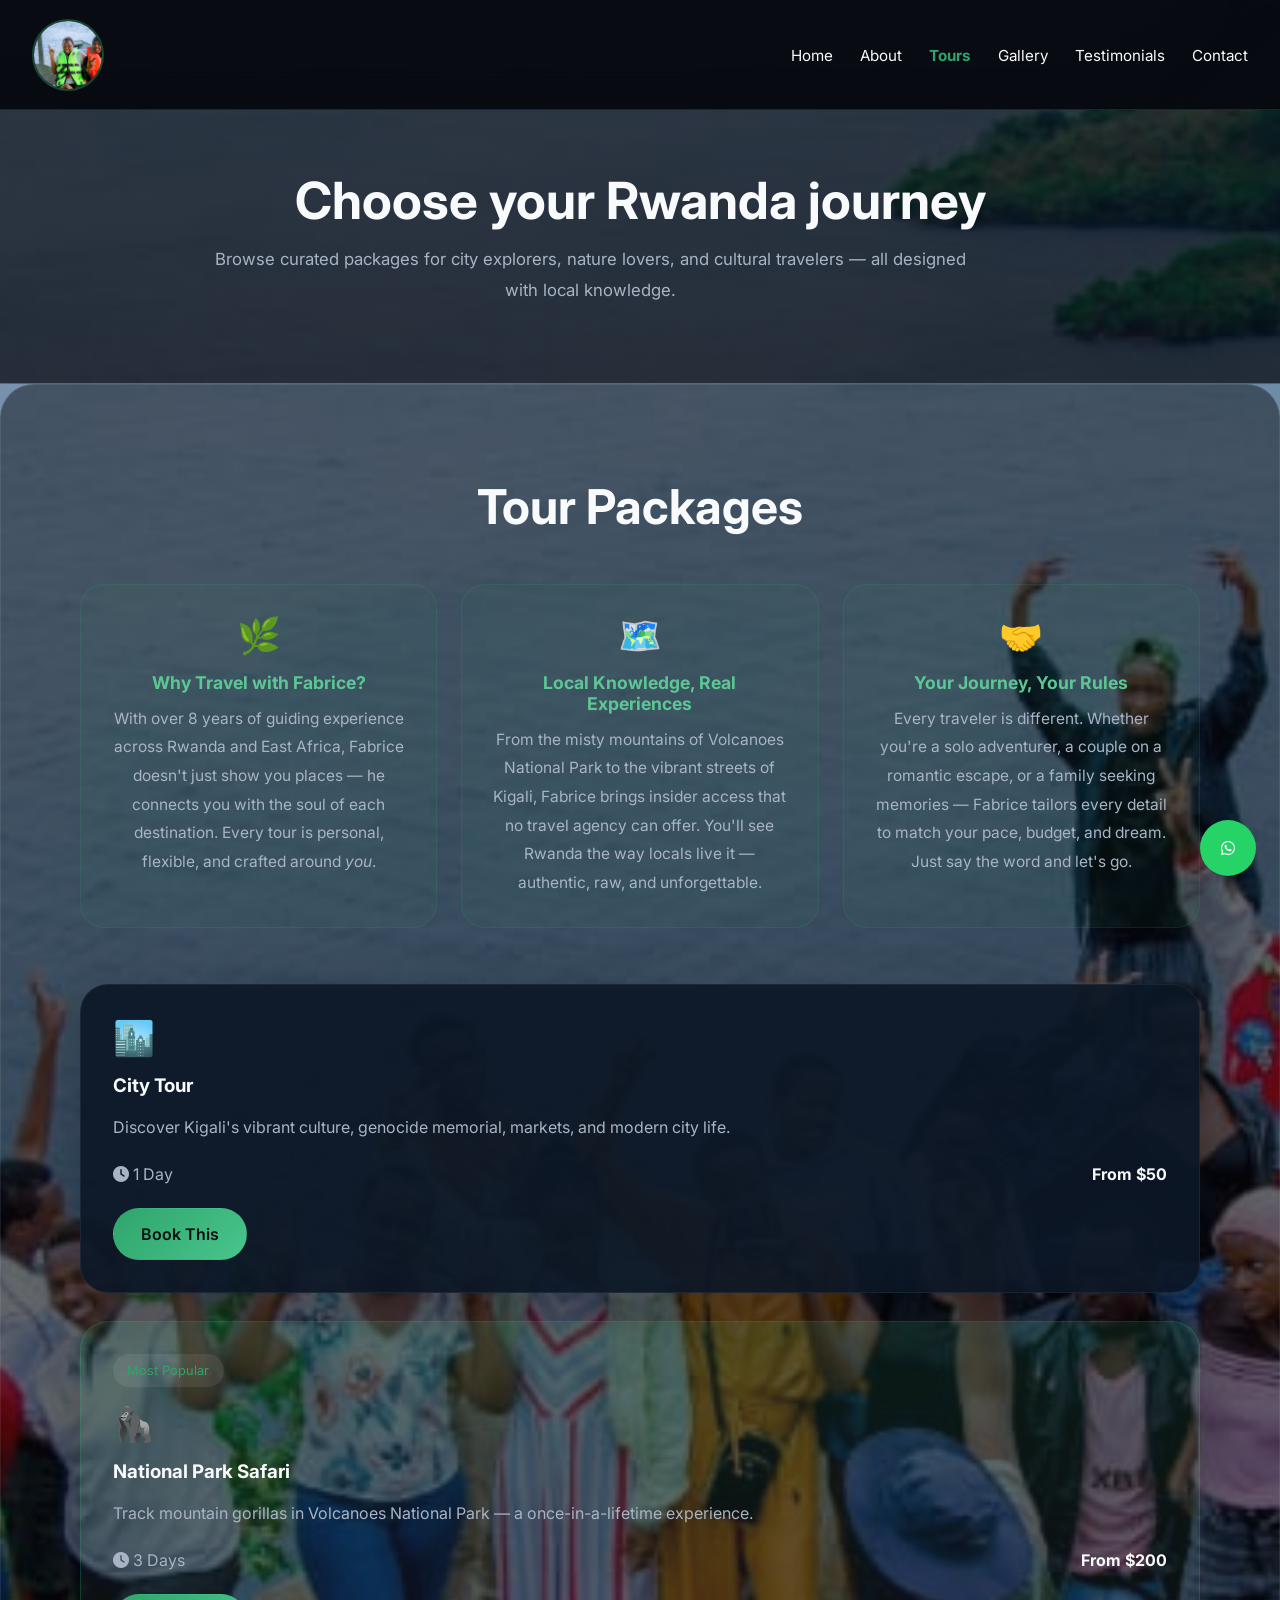
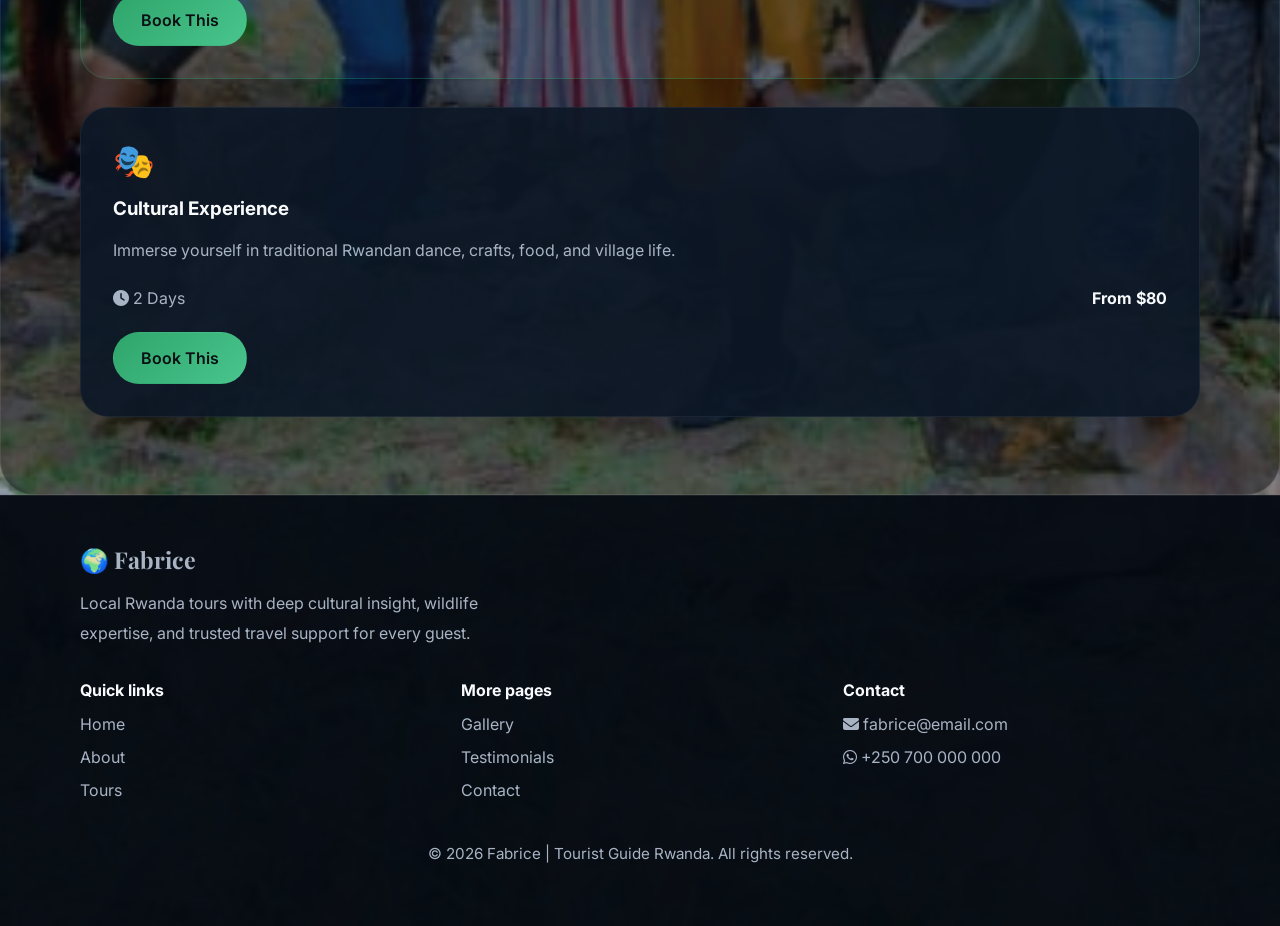
<file: src/tours.html>
<!DOCTYPE html>
<html lang="en">
<head>
  <meta charset="UTF-8" />
  <meta name="viewport" content="width=device-width, initial-scale=1.0" />
  <title>Tours - Fabrice | Tourist Guide Rwanda</title>
  <link rel="stylesheet" href="styles.css" />
  <link rel="stylesheet" href="https://cdnjs.cloudflare.com/ajax/libs/font-awesome/6.5.0/css/all.min.css" />
  <link href="https://fonts.googleapis.com/css2?family=Playfair+Display:wght@600;700&family=Inter:wght@300;400;500&display=swap" rel="stylesheet" />
</head>
<body>

  <!-- NAV -->
  <nav id="navbar">
    <div class="nav-logo"><img src="../media/photos/img2.jpg" alt="Fabrice Logo" /></div>
    <ul class="nav-links">
      <li><a href="../index.html">Home</a></li>
      <li><a href="about.html">About</a></li>
      <li><a href="tours.html" class="active">Tours</a></li>
      <li><a href="gallery.html">Gallery</a></li>
      <li><a href="testimonials.html">Testimonials</a></li>
      <li><a href="contact.html">Contact</a></li>
    </ul>
    <button class="hamburger" id="hamburger" aria-label="Toggle navigation" aria-expanded="false"><i class="fas fa-bars"></i></button>
  </nav>

  <!-- PAGE HERO -->
  <section class="page-hero">
    <div class="page-hero-overlay"></div>
    <div class="page-hero-content container">
      <h1>Choose your Rwanda journey</h1>
      <p>Browse curated packages for city explorers, nature lovers, and cultural travelers — all designed with local knowledge.</p>
    </div>
  </section>

  <!-- TOURS -->
  <section id="tours" class="section tours">
    <div class="container">
      <h2 class="section-title">Tour Packages</h2>

      <div class="tours-intro">
        <div class="tours-intro-block">
          <span class="tours-intro-icon">🌿</span>
          <h3>Why Travel with Fabrice?</h3>
          <p>With over 8 years of guiding experience across Rwanda and East Africa, Fabrice doesn't just show you places — he connects you with the soul of each destination. Every tour is personal, flexible, and crafted around <em>you</em>.</p>
        </div>
        <div class="tours-intro-block">
          <span class="tours-intro-icon">🗺️</span>
          <h3>Local Knowledge, Real Experiences</h3>
          <p>From the misty mountains of Volcanoes National Park to the vibrant streets of Kigali, Fabrice brings insider access that no travel agency can offer. You'll see Rwanda the way locals live it — authentic, raw, and unforgettable.</p>
        </div>
        <div class="tours-intro-block">
          <span class="tours-intro-icon">🤝</span>
          <h3>Your Journey, Your Rules</h3>
          <p>Every traveler is different. Whether you're a solo adventurer, a couple on a romantic escape, or a family seeking memories — Fabrice tailors every detail to match your pace, budget, and dream. Just say the word and let's go.</p>
        </div>
      </div>

      <div class="tours-grid">

        <div class="tour-card">
          <div class="tour-icon">🏙️</div>
          <h3>City Tour</h3>
          <p>Discover Kigali's vibrant culture, genocide memorial, markets, and modern city life.</p>
          <div class="tour-meta">
            <span><i class="fas fa-clock"></i> 1 Day</span>
            <span class="tour-price">From $50</span>
          </div>
          <a href="contact.html" class="btn btn-primary">Book This</a>
        </div>

        <div class="tour-card featured">
          <div class="badge">Most Popular</div>
          <div class="tour-icon">🦍</div>
          <h3>National Park Safari</h3>
          <p>Track mountain gorillas in Volcanoes National Park — a once-in-a-lifetime experience.</p>
          <div class="tour-meta">
            <span><i class="fas fa-clock"></i> 3 Days</span>
            <span class="tour-price">From $200</span>
          </div>
          <a href="contact.html" class="btn btn-primary">Book This</a>
        </div>

        <div class="tour-card">
          <div class="tour-icon">🎭</div>
          <h3>Cultural Experience</h3>
          <p>Immerse yourself in traditional Rwandan dance, crafts, food, and village life.</p>
          <div class="tour-meta">
            <span><i class="fas fa-clock"></i> 2 Days</span>
            <span class="tour-price">From $80</span>
          </div>
          <a href="contact.html" class="btn btn-primary">Book This</a>
        </div>

      </div>
    </div>
  </section>

  <!-- FOOTER -->
  <footer class="site-footer">
    <div class="footer-top container">
      <div class="footer-brand">
        <div class="footer-logo">🌍 Fabrice</div>
        <p>Local Rwanda tours with deep cultural insight, wildlife expertise, and trusted travel support for every guest.</p>
      </div>
      <div class="footer-links">
        <div class="footer-col">
          <h3>Quick links</h3>
          <a href="../index.html">Home</a>
          <a href="about.html">About</a>
          <a href="tours.html">Tours</a>
        </div>
        <div class="footer-col">
          <h3>More pages</h3>
          <a href="gallery.html">Gallery</a>
          <a href="testimonials.html">Testimonials</a>
          <a href="contact.html">Contact</a>
        </div>
        <div class="footer-col">
          <h3>Contact</h3>
          <a href="mailto:fabrice@email.com"><i class="fas fa-envelope"></i> fabrice@email.com</a>
          <a href="https://wa.me/250700000000" target="_blank"><i class="fab fa-whatsapp"></i> +250 700 000 000</a>
        </div>
      </div>
    </div>
    <div class="footer-bottom">
      <p>© <span class="footer-button"></span> Fabrice | Tourist Guide Rwanda. All rights reserved.</p>
    </div>
  </footer>

  <!-- WHATSAPP FLOAT -->
  <a href="https://wa.me/250700000000" class="whatsapp-float" target="_blank">
    <i class="fab fa-whatsapp"></i>
  </a>

  <script src="script.js"></script>
</body>
</html>
</file>
<file: src/styles.css>
/* -------------------------- */
/* Global style variables      */
/* -------------------------- */
:root {
  --bg: #071018;
  --surface: rgba(13, 23, 39, 0.92);
  --surface-strong: #111827;
  --surface-soft: #15203a;
  --text: #f8fafc;
  --muted: #a8b4c4;
  --primary: #2fa56b;
  --primary-soft: #5cc794;
  --accent: #dfc6a0;
  --shadow: 0 20px 60px rgba(0, 0, 0, 0.22);
}

/* -------------------------- */
/* Common/Global Styles       */
/* -------------------------- */
* {
  box-sizing: border-box;
}

html {
  scroll-behavior: smooth;
}

body {
  margin: 0;
  min-height: 100%;
  font-family: 'Inter', sans-serif;
  background: linear-gradient(rgba(7, 9, 15, 0.3), rgba(7, 9, 15, 0.3)), url('../media/photos/img1.jpg') center/cover no-repeat;
  color: var(--text);
}

img {
  display: block;
  max-width: 100%;
  width: 100%;
  height: auto;
}

a {
  color: inherit;
  text-decoration: none;
}

button,
input,
textarea {
  font: inherit;
}

button {
  cursor: pointer;
}

/* -------------------------- */
/* Navigation styles          */
/* -------------------------- */
nav {
  position: fixed;
  top: 0;
  left: 0;
  z-index: 100;
  width: 100%;
  height: 110px;
  display: flex;
  align-items: center;
  justify-content: space-between;
  padding: 0 2rem;
  background: rgba(7, 9, 15, 0.95);
  backdrop-filter: blur(18px);
  border-bottom: 1px solid rgba(255, 255, 255, 0.1);
}

.nav-logo img {
  height: 72px;
  width: 72px;
  object-fit: cover;
  border-radius: 50%;
  border: 2px solid rgba(47, 165, 107, 0.4);
  display: block;
}



.nav-links {
  display: flex;
  gap: 1.7rem;
  align-items: center;
  justify-content: center;
  list-style: none;
  margin: 0;
  padding: 0;
}

.nav-links a {
  font-size: 0.95rem;
  color: var(--text);
  transition: color 0.25s ease, font-weight 0.25s ease;
}

.nav-links a:hover,
.nav-links a:focus-visible,
.nav-links a.active {
  color: var(--primary);
  font-weight: 700;
}

.hamburger {
  display: none;
  border: none;
  background: transparent;
  color: var(--text);
  font-size: 1.15rem;
}

/* -------------------------- */
/* Hero Styles (Index & Pages) */
/* -------------------------- */
.hero {
  position: relative;
  min-height: 100vh;
  display: grid;
  place-items: center;
  padding: 0 1.5rem;
  background: url('../media/photos/img1.jpg') center/cover no-repeat;
}

.hero-overlay {
  position: absolute;
  inset: 0;
  background: linear-gradient(180deg, rgba(7, 9, 15, 0.48), rgba(7, 9, 15, 0.88));
}

.page-hero {
  position: relative;
  min-height: 42vh;
  display: grid;
  place-items: center;
  padding: calc(110px + clamp(2rem, 4vw, 4rem)) 1.5rem clamp(4rem, 6vw, 6rem);
  background: rgba(7, 9, 15, 0.4);
  border-bottom: 1px solid rgba(255, 255, 255, 0.08);
}

.page-hero-overlay {
  position: absolute;
  inset: 0;
  background: linear-gradient(180deg, rgba(7, 9, 15, 0.4), rgba(7, 9, 15, 0.55));
}

.page-hero-content {
  position: relative;
  z-index: 1;
  max-width: 860px;
  text-align: center;
}

.page-hero-content h1 {
  margin: 0.8rem auto 1rem;
  font-size: clamp(2.6rem, 4vw, 4rem);
  line-height: 1.05;
}

.page-hero-content p {
  margin: 0;
  max-width: 760px;
  color: var(--muted);
  font-size: 1.05rem;
  line-height: 1.85;
}

.hero-content {
  position: relative;
  z-index: 1;
  max-width: 760px;
  text-align: center;
}

.hero-sub {
  margin: 0 0 1rem;
  color: var(--primary-soft);
  letter-spacing: 0.2em;
  text-transform: uppercase;
  font-size: 0.9rem;
}

.hero h1 {
  margin: 0;
  font-size: clamp(3rem, 5vw, 4.75rem);
  line-height: 0.95;
  letter-spacing: -0.04em;
}

.hero-desc {
  margin: 1.5rem auto 2rem;
  max-width: 660px;
  color: var(--muted);
  font-size: 1.05rem;
  line-height: 1.9;
}

.hero-btns {
  display: flex;
  flex-wrap: wrap;
  gap: 1rem;
  justify-content: center;
}

.btn {
  display: inline-flex;
  align-items: center;
  justify-content: center;
  gap: 0.6rem;
  padding: 0.95rem 1.7rem;
  border-radius: 999px;
  border: 1px solid transparent;
  font-weight: 600;
  transition: transform 0.2s ease, box-shadow 0.2s ease, background 0.2s ease;
}

.btn:hover {
  transform: translateY(-1px);
}

.btn-primary {
  background: linear-gradient(135deg, var(--primary), #48c58d);
  color: #091014;
  box-shadow: none;
}

.btn-outline {
  background: transparent;
  border-color: rgba(255, 255, 255, 0.14);
  color: var(--text);
}

/* -------------------------- */
/* Common Section Styles      */
/* -------------------------- */
.section {
  padding: clamp(4rem, 6vw, 8rem) 1.5rem;
  background: rgba(7, 9, 15, 0.45);
  border-radius: 34px;
  border: 1px solid rgba(255, 255, 255, 0.08);
  overflow: visible;
}

.container {
  width: min(1120px, 100% - 2rem);
  margin: 0 auto;
}

.section-tag {
  display: inline-flex;
  padding: 0.55rem 1rem;
  border-radius: 999px;
  background: rgba(47, 165, 107, 0.12);
  border: 1px solid rgba(47, 165, 107, 0.25);
  color: var(--primary-soft);
  font-size: 0.85rem;
  font-weight: 600;
  letter-spacing: 0.1em;
  text-transform: uppercase;
}

.section-tag.center {
  display: block;
  margin: 0 auto 1rem;
}

.section-title {
  margin: 1rem 0 3rem;
  font-size: clamp(2rem, 4vw, 3rem);
  text-align: center;
}

/* -------------------------- */
/* About Page Styles          */
/* -------------------------- */
.about-grid,
.contact-grid {
  display: grid;
  gap: 2rem;
  align-items: center;
}

.about-grid {
  grid-template-columns: minmax(280px, 1fr) minmax(320px, 1.2fr);
}

.about-img {
  overflow: hidden;
  border-radius: 32px;
  box-shadow: var(--shadow);
}

.about-img img {
  height: 100%;
  min-height: 420px;
  object-fit: cover;
}

.about-text h2 {
  margin: 0.8rem 0 1rem;
  font-size: clamp(2rem, 3vw, 2.7rem);
}

.about-text p {
  margin: 0;
  color: var(--muted);
  line-height: 1.85;
}

.about-stats {
  display: flex;
  gap: 1rem;
  flex-wrap: wrap;
  margin: 1.8rem 0;
}

.stat {
  min-width: 120px;
  background: rgba(255, 255, 255, 0.04);
  border: 1px solid rgba(255, 255, 255, 0.06);
  padding: 1rem 1.2rem;
  border-radius: 22px;
  text-align: center;
}

.stat strong {
  display: block;
  font-size: 1.55rem;
  color: var(--text);
}

..stat span {
  display: block;
  margin-top: 0.35rem;
  color: var(--muted);
}

.about-detail-card {
  margin-top: 2.5rem;
  padding: 2rem;
  width: 100%;
  max-width: 100%;
  background: linear-gradient(180deg, rgba(13, 23, 39, 0.98), rgba(18, 30, 50, 0.95));
  border: 1px solid rgba(255, 255, 255, 0.12);
  border-radius: 32px;
  box-shadow: var(--shadow);
  min-height: auto;
}

.about-detail-card h2 {
  margin-top: 0;
  margin-bottom: 1rem;
  font-size: clamp(1.8rem, 2.2vw, 2.4rem);
}

.about-detail-card p {
  margin: 0;
  color: var(--muted);
  line-height: 1.85;
}

.about-detail-list {
  margin: 1.75rem 0 0;
  padding: 0;
  list-style: none;
  display: grid;
  gap: 1rem;
}

.about-detail-list li {
  padding: 1.25rem 1.4rem;
  border-radius: 24px;
  background: rgba(255, 255, 255, 0.03);
  border: 1px solid rgba(255, 255, 255, 0.06);
  color: var(--text);
  line-height: 1.75;
}

.about-detail-list li strong {
  display: block;
  margin-bottom: 0.45rem;
  color: var(--text);
}

.languages {
  display: flex;
  flex-wrap: wrap;
  gap: 0.8rem;
  color: var(--text);
  font-weight: 500;
}

/* -------------------------- */
/* Tours Page Styles          */
/* -------------------------- */
.tours-grid,
.gallery-grid,
.testimonials-grid {
  display: grid;
  gap: 1.75rem;
}

.tours-intro {
  display: grid;
  grid-template-columns: repeat(3, 1fr);
  gap: 1.5rem;
  margin-bottom: 3.5rem;
}

.tours-intro-block {
  background: rgba(47, 165, 107, 0.05);
  border: 1px solid rgba(47, 165, 107, 0.15);
  border-radius: 24px;
  padding: 1.8rem;
  text-align: center;
}

.tours-intro-icon {
  font-size: 2.2rem;
  display: block;
  margin-bottom: 0.9rem;
}

.tours-intro-block h3 {
  margin: 0 0 0.75rem;
  font-size: 1.1rem;
  color: var(--primary-soft);
}

.tours-intro-block p {
  margin: 0;
  color: var(--muted);
  line-height: 1.85;
  font-size: 0.97rem;
}



.tour-card,
.testimonial-card {
  background: var(--surface);
  border: 1px solid rgba(255, 255, 255, 0.06);
  border-radius: 28px;
  padding: 2rem;
  box-shadow: var(--shadow);
}

.tour-card.featured {
  background: linear-gradient(180deg, rgba(47, 165, 107, 0.14), rgba(255, 255, 255, 0.03));
  border-color: rgba(47, 165, 107, 0.25);
}

.badge {
  display: inline-flex;
  padding: 0.55rem 0.9rem;
  border-radius: 999px;
  background: rgba(255, 255, 255, 0.08);
  color: var(--primary);
  font-size: 0.8rem;
  margin-bottom: 1rem;
}

.tour-icon {
  font-size: 2.1rem;
  margin-bottom: 1rem;
}

.tour-card h3 {
  margin: 0 0 0.9rem;
}

.tour-card p {
  color: var(--muted);
  line-height: 1.85;
}

.tour-meta {
  display: flex;
  justify-content: space-between;
  gap: 1rem;
  flex-wrap: wrap;
  margin: 1.35rem 0 1.5rem;
  color: var(--muted);
}

.tour-price {
  color: var(--text);
  font-weight: 700;
}

/* -------------------------- */
/* Gallery Page Styles        */
/* -------------------------- */
.gallery-grid {
  grid-template-columns: repeat(3, minmax(280px, 1fr));
  gap: 1.75rem;
}

.gallery-card {
  background: rgba(255, 255, 255, 0.05);
  border: 1px solid rgba(255, 255, 255, 0.08);
  border-radius: 28px;
  overflow: hidden;
  box-shadow: 0 18px 40px rgba(0, 0, 0, 0.12);
  transition: transform 0.2s ease, border-color 0.2s ease;
}

.gallery-card:hover {
  transform: translateY(-3px);
  border-color: rgba(47, 165, 107, 0.2);
}

.gallery-card img {
  width: 100%;
  height: 280px;
  object-fit: cover;
}

.gallery-card-content {
  padding: 1.25rem;
}

.gallery-card-content h3 {
  margin: 0 0 0.75rem;
  font-size: 1.1rem;
}

.gallery-card-content p {
  margin: 0 0 1rem;
  color: var(--muted);
  line-height: 1.8;
}

.gallery-expand {
  display: none;
  padding: 0 1.25rem 1.25rem;
}

.gallery-expand.open {
  display: block;
}

.gallery-expand-grid {
  display: grid;
  grid-template-columns: repeat(4, 1fr);
  gap: 0.6rem;
  margin-top: 0.75rem;
}

.gallery-expand-grid img {
  width: 100%;
  height: 90px;
  object-fit: cover;
  border-radius: 10px;
  cursor: pointer;
  transition: transform 0.2s ease, opacity 0.2s ease;
}

.gallery-expand-grid img:hover {
  transform: scale(1.04);
  opacity: 0.9;
}

.hide-btn {
  display: flex;
  align-items: center;
  gap: 0.4rem;
  background: rgba(255,255,255,0.06);
  border: 1px solid rgba(255,255,255,0.1);
  color: var(--muted);
  border-radius: 999px;
  padding: 0.45rem 1rem;
  font-size: 0.85rem;
  cursor: pointer;
  transition: background 0.2s ease, color 0.2s ease;
}

.hide-btn:hover {
  background: rgba(47, 165, 107, 0.12);
  color: var(--primary-soft);
}

/* -------------------------- */
/* Lightbox                   */
/* -------------------------- */
.lightbox {
  display: none;
  position: fixed;
  inset: 0;
  z-index: 999;
  background: rgba(0, 0, 0, 0.92);
  align-items: center;
  justify-content: center;
  padding: 1rem;
}

.lightbox.open {
  display: flex;
}

.lightbox img {
  max-width: 92vw;
  max-height: 88vh;
  object-fit: contain;
  border-radius: 16px;
  box-shadow: 0 30px 80px rgba(0,0,0,0.6);
  width: auto;
  height: auto;
}

.lightbox-nav {
  position: fixed;
  top: 50%;
  transform: translateY(-50%);
  background: rgba(255,255,255,0.1);
  border: 1px solid rgba(255,255,255,0.15);
  color: #fff;
  width: 48px;
  height: 48px;
  border-radius: 50%;
  font-size: 1.1rem;
  cursor: pointer;
  display: grid;
  place-items: center;
  transition: background 0.2s ease;
  z-index: 1000;
}

.lightbox-nav:hover {
  background: rgba(47, 165, 107, 0.35);
}

.lightbox-prev { left: 1.2rem; }
.lightbox-next { right: 1.2rem; }

  position: fixed;
  top: 1.2rem;
  right: 1.4rem;
  background: rgba(255,255,255,0.1);
  border: 1px solid rgba(255,255,255,0.15);
  color: #fff;
  width: 44px;
  height: 44px;
  border-radius: 50%;
  font-size: 1.2rem;
  cursor: pointer;
  display: grid;
  place-items: center;
  transition: background 0.2s ease;
}

.lightbox-close:hover {
  background: rgba(255,255,255,0.2);
}



/* -------------------------- */
/* Testimonials Page Styles   */
/* -------------------------- */
.testimonial-card {
  display: flex;
  flex-direction: column;
  gap: 1.3rem;
}

.stars {
  color: #ffd166;
  font-size: 1rem;
}

.testimonial-card p {
  color: var(--muted);
  line-height: 1.85;
}

.reviewer {
  display: flex;
  justify-content: space-between;
  gap: 0.75rem;
  align-items: center;
  color: var(--text);
}

.contact-header {
  text-align: center;
  margin-bottom: 3rem;
}

.contact-header h2 {
  margin: 0.8rem 0 1rem;
  font-size: clamp(2rem, 3.5vw, 3rem);
}

.contact-header p {
  margin: 0 auto;
  max-width: 560px;
  color: var(--muted);
  line-height: 1.9;
}

/* -------------------------- */
/* Contact Page Styles        */
/* -------------------------- */
.contact-grid {
  display: grid;
  grid-template-columns: 1fr 1fr;
  gap: 1.75rem;
  align-items: stretch;
}

.contact-box {
  background: var(--surface);
  border: 1px solid rgba(47, 165, 107, 0.18);
  border-radius: 28px;
  padding: 2rem;
  box-shadow: var(--shadow);
  display: flex;
  flex-direction: column;
}

.contact-box-title {
  margin: 0 0 1.5rem;
  font-size: 1.15rem;
  font-family: 'Playfair Display', serif;
  font-weight: 700;
  color: var(--primary-soft);
  text-align: center;
  padding-bottom: 1rem;
  border-bottom: 1px solid rgba(47, 165, 107, 0.2);
}

.contact-details-box {
  display: none;
}

.contact-details {
  display: grid;
  gap: 1rem;
}

.contact-details a {
  display: flex;
  gap: 1rem;
  align-items: center;
  padding: 1.1rem 1.4rem;
  border-radius: 20px;
  border: 1px solid rgba(255, 255, 255, 0.08);
  background: rgba(255, 255, 255, 0.04);
  color: var(--text);
  font-size: 1rem;
  font-weight: 500;
  transition: background 0.2s ease, border-color 0.2s ease, transform 0.2s ease;
}

.contact-details a i {
  width: 42px;
  height: 42px;
  border-radius: 12px;
  display: grid;
  place-items: center;
  font-size: 1.1rem;
  flex-shrink: 0;
}

.contact-details a:nth-child(1) i { background: rgba(47, 165, 107, 0.18); color: var(--primary-soft); }
.contact-details a:nth-child(2) i { background: rgba(37, 211, 102, 0.18); color: #25d366; }
.contact-details a:nth-child(3) i { background: rgba(59, 130, 246, 0.18); color: #60a5fa; }
.contact-details a:nth-child(4) i { background: rgba(225, 48, 108, 0.18); color: #e1306c; }
.contact-details a:nth-child(5) i { background: rgba(255, 255, 255, 0.1); color: var(--text); }

.contact-details a:hover {
  background: rgba(47, 165, 107, 0.1);
  border-color: rgba(47, 165, 107, 0.3);
  transform: translateX(4px);
}

.reach-label {
  display: inline-flex;
  align-items: center;
  gap: 0.5rem;
  margin: 0 0 1rem;
  padding: 0.45rem 1rem;
  border-radius: 999px;
  background: rgba(47, 165, 107, 0.12);
  border: 1px solid rgba(47, 165, 107, 0.3);
  font-size: 0.78rem;
  font-weight: 700;
  letter-spacing: 0.13em;
  text-transform: uppercase;
  color: var(--primary-soft);
}

.form-title {
  margin: 0 0 1.4rem;
  font-size: 1.3rem;
  font-family: 'Playfair Display', serif;
  font-weight: 700;
  color: var(--primary-soft);
  display: flex;
  align-items: center;
  gap: 0.6rem;
  padding-bottom: 1rem;
  border-bottom: 1px solid rgba(47, 165, 107, 0.2);
}

.contact-form {
  display: grid;
  gap: 1rem;
  flex: 1;
}

.contact-form input,
.contact-form textarea {
  width: 100%;
  border: 1px solid rgba(255, 255, 255, 0.08);
  border-radius: 18px;
  padding: 1rem 1.1rem;
  background: rgba(255, 255, 255, 0.04);
  color: var(--text);
  resize: vertical;
}

.contact-form input:focus,
.contact-form textarea:focus {
  outline: 2px solid rgba(47, 165, 107, 0.3);
  outline-offset: 2px;
}

/* -------------------------- */
/* Footer Styles (All Pages)  */
/* -------------------------- */
footer.site-footer {
  background: rgba(5, 10, 18, 0.96);
  padding: 3rem 1.5rem;
  border-top: 1px solid rgba(255, 255, 255, 0.08);
  color: var(--muted);
}

.footer-top {
  display: grid;
  gap: 2rem;
  align-items: start;
}

.footer-brand {
  max-width: 420px;
}

.footer-logo {
  font-family: 'Playfair Display', serif;
  font-size: 1.45rem;
  font-weight: 700;
  margin-bottom: 0.8rem;
}

.footer-brand p {
  margin: 0;
  color: var(--muted);
  line-height: 1.9;
}

.footer-links {
  display: grid;
  grid-template-columns: repeat(3, minmax(180px, 1fr));
  gap: 1.5rem;
}

.footer-col h3 {
  margin: 0 0 0.85rem;
  color: var(--text);
  font-size: 1rem;
}

.footer-col a {
  display: block;
  color: var(--muted);
  text-decoration: none;
  margin-bottom: 0.8rem;
  transition: color 0.2s ease;
}

.footer-col a:hover {
  color: var(--primary);
}

.footer-bottom {
  margin-top: 2rem;
  text-align: center;
  color: var(--muted);
  font-size: 0.95rem;
}

/* -------------------------- */
/* WhatsApp Float (All Pages) */
/* -------------------------- */
.whatsapp-float {
  position: fixed;
  right: 1.5rem;
  bottom: 1.5rem;
  width: 56px;
  height: 56px;
  border-radius: 50%;
  display: grid;
  place-items: center;
  background: #25d366;
  color: #fff;
  box-shadow: 0 18px 35px rgba(0, 0, 0, 0.18);
  text-decoration: none;
  transition: transform 0.2s ease;
}

.whatsapp-float:hover {
  transform: translateY(-3px);
}

/* -------------------------- */
/* Media Queries (Responsive) */
/* -------------------------- */
@media (max-width: 980px) {
  .tours-intro {
    grid-template-columns: 1fr;
  }

  .tours-grid,
  .testimonials-grid {
    grid-template-columns: repeat(2, minmax(0, 1fr));
  }

  .gallery-grid {
    grid-template-columns: repeat(2, minmax(0, 1fr));
  }

  .contact-grid,
  .about-grid {
    grid-template-columns: 1fr;
  }

  .page-hero,
  .section {
    padding: calc(110px + 2rem) 1.25rem 5rem;
  }

  .footer-links {
    grid-template-columns: repeat(2, minmax(180px, 1fr));
  }
}

@media (max-width: 720px) {
  .nav-links {
    position: fixed;
    top: 110px;
    left: 0;
    right: 0;
    margin: 0;
    padding: 1.25rem 1rem 1.4rem;
    display: flex;
    flex-direction: column;
    gap: 1rem;
    background: rgba(7, 9, 15, 0.96);
    border-radius: 0;
    box-shadow: none;
    transform: translateY(-6px);
    opacity: 0;
    visibility: hidden;
    overflow: visible;
    transition: transform 0.22s ease, opacity 0.22s ease, visibility 0.22s ease;
    border: none;
    z-index: 105;
    height: auto;
    max-height: calc(100vh - 110px);
    box-sizing: border-box;
  }

  .nav-links.active {
    transform: translateY(0);
    opacity: 1;
    visibility: visible;
  }

  .hamburger {
    display: inline-flex;
    z-index: 110;
    width: 46px;
    height: 46px;
    border-radius: 14px;
    align-items: center;
    justify-content: center;
    border: 1px solid rgba(255, 255, 255, 0.12);
    background: rgba(7, 9, 15, 0.8);
    transition: background 0.2s ease, transform 0.2s ease;
  }

  .hamburger:hover,
  .hamburger:focus-visible {
    background: rgba(47, 165, 107, 0.15);
    transform: translateY(-1px);
  }

  .nav-links a {
    font-size: 1.05rem;
    width: 100%;
    padding: 0.8rem 1rem;
    border-radius: 18px;
  }

  .nav-links a:hover,
  .nav-links a:focus-visible,
  .nav-links a.active {
    background: rgba(47, 165, 107, 0.12);
    color: var(--primary);
  }

  .hero-btns {
    flex-direction: column;
    width: 100%;
  }

  .hero-btns .btn {
    width: 100%;
  }

  .tours-grid,
  .testimonials-grid,
  .gallery-grid {
    grid-template-columns: 1fr;
  }

  .gallery-expand-grid {
    grid-template-columns: repeat(2, 1fr);
  }

  .tours-intro {
    grid-template-columns: 1fr;
  }

  .contact-grid {
    grid-template-columns: 1fr;
  }

  .about-stats {
    flex-direction: column;
  }

  .gallery-card img {
    height: 240px;
  }

  .page-hero {
    min-height: auto;
    padding: calc(110px + 2rem) 1rem 3rem;
  }

  .page-hero-content h1 {
    font-size: clamp(2.3rem, 6vw, 3rem);
  }

  .section {
    padding: 2.5rem 1rem;
  }

  .footer-top {
    grid-template-columns: 1fr;
    align-items: start;
  }

  .footer-links {
    grid-template-columns: 1fr;
  }

  .footer-bottom {
    margin-top: 1.5rem;
  }

  .footer-brand,
  .footer-col {
    text-align: left;
  }

  .footer-col a {
    margin-bottom: 0.65rem;
  }
}

@media (max-width: 540px) {
  nav {
    height: 80px;
    padding: 0.9rem 0.85rem;
  }

  .nav-logo {
    font-size: 1.2rem;
  }

  .nav-links {
    top: 80px;
    padding: 1.25rem 0.85rem 1.4rem;
    max-height: calc(100vh - 80px);
  }

  .page-hero,
  .section {
    padding: calc(80px + 1rem) 0.85rem 2rem;
  }
  .page-hero-content h1 {
    font-size: clamp(2rem, 8vw, 2.6rem);
  }

  .hero-desc,
  .page-hero-content p {
    font-size: 1rem;
  }

  .hero-btns {
    gap: 0.8rem;
  }

  .btn {
    width: 100%;
    justify-content: center;
  }

  .gallery-card img {
    height: 200px;
  }

  .footer-top {
    gap: 1.5rem;
  }

  .whatsapp-float {
    width: 48px;
    height: 48px;
    right: 1rem;
    bottom: 1rem;
  }
}
</file>
<file: fabriceportfolio/styles.css>
/* -------------------------- */
/* Global style variables      */
/* -------------------------- */
:root {
  --bg: #071018;
  --surface: rgba(13, 23, 39, 0.92);
  --surface-strong: #111827;
  --surface-soft: #15203a;
  --text: #f8fafc;
  --muted: #a8b4c4;
  --primary: #2fa56b;
  --primary-soft: #5cc794;
  --accent: #dfc6a0;
  --shadow: 0 20px 60px rgba(0, 0, 0, 0.22);
}

* {
  box-sizing: border-box;
}

html {
  scroll-behavior: smooth;
}

body {
  margin: 0;
  min-height: 100%;
  font-family: 'Inter', sans-serif;
  background: linear-gradient(rgba(7, 9, 15, 0.3), rgba(7, 9, 15, 0.3)), url('media/photos/img1.jpg') center/cover no-repeat;
  color: var(--text);
}

img {
  display: block;
  max-width: 100%;
  width: 100%;
  height: auto;
}

a {
  color: inherit;
  text-decoration: none;
}

button,
input,
textarea {
  font: inherit;
}

button {
  cursor: pointer;
}

/* -------------------------- */
/* Navigation styles          */
/* -------------------------- */
nav {
  position: fixed;
  top: 0;
  left: 0;
  z-index: 100;
  width: 100%;
  height: 110px;
  display: flex;
  align-items: center;
  justify-content: space-between;
  padding: 0 2rem;
  background: rgba(7, 9, 15, 0.95);
  backdrop-filter: blur(18px);
  border-bottom: 1px solid rgba(255, 255, 255, 0.1);
}

.nav-logo img {
  height: 72px;
  width: 72px;
  object-fit: cover;
  border-radius: 50%;
  border: 2px solid rgba(47, 165, 107, 0.4);
  display: block;
}



.nav-links {
  display: flex;
  gap: 1.7rem;
  align-items: center;
  justify-content: center;
  list-style: none;
  margin: 0;
  padding: 0;
}

.nav-links a {
  font-size: 0.95rem;
  color: var(--text);
  transition: color 0.25s ease, font-weight 0.25s ease;
}

.nav-links a:hover,
.nav-links a:focus-visible,
.nav-links a.active {
  color: var(--primary);
  font-weight: 700;
}

.hamburger {
  display: none;
  border: none;
  background: transparent;
  color: var(--text);
  font-size: 1.15rem;
}

.hero {
  position: relative;
  min-height: 100vh;
  display: grid;
  place-items: center;
  padding: 0 1.5rem;
  background: url('images/hero.jpg') center/cover no-repeat;
}

.hero-overlay {
  position: absolute;
  inset: 0;
  background: linear-gradient(180deg, rgba(7, 9, 15, 0.48), rgba(7, 9, 15, 0.88));
}

.page-hero {
  position: relative;
  min-height: 42vh;
  display: grid;
  place-items: center;
  padding: clamp(4rem, 6vw, 6rem) 1.5rem;
  background: rgba(7, 9, 15, 0.4);
  border-bottom: 1px solid rgba(255, 255, 255, 0.08);
}

.page-hero-overlay {
  position: absolute;
  inset: 0;
  background: linear-gradient(180deg, rgba(7, 9, 15, 0.4), rgba(7, 9, 15, 0.55));
}

.page-hero-content {
  position: relative;
  z-index: 1;
  max-width: 860px;
  text-align: center;
}

.page-hero-content h1 {
  margin: 0.8rem auto 1rem;
  font-size: clamp(2.6rem, 4vw, 4rem);
  line-height: 1.05;
}

.page-hero-content p {
  margin: 0;
  max-width: 760px;
  color: var(--muted);
  font-size: 1.05rem;
  line-height: 1.85;
}

.hero-content {
  position: relative;
  z-index: 1;
  max-width: 760px;
  text-align: center;
}

.hero-sub {
  margin: 0 0 1rem;
  color: var(--primary-soft);
  letter-spacing: 0.2em;
  text-transform: uppercase;
  font-size: 0.9rem;
}

.hero h1 {
  margin: 0;
  font-size: clamp(3rem, 5vw, 4.75rem);
  line-height: 0.95;
  letter-spacing: -0.04em;
}

.hero-desc {
  margin: 1.5rem auto 2rem;
  max-width: 660px;
  color: var(--muted);
  font-size: 1.05rem;
  line-height: 1.9;
}

.hero-btns {
  display: flex;
  flex-wrap: wrap;
  gap: 1rem;
  justify-content: center;
}

.btn {
  display: inline-flex;
  align-items: center;
  justify-content: center;
  gap: 0.6rem;
  padding: 0.95rem 1.7rem;
  border-radius: 999px;
  border: 1px solid transparent;
  font-weight: 600;
  transition: transform 0.2s ease, box-shadow 0.2s ease, background 0.2s ease;
}

.btn:hover {
  transform: translateY(-1px);
}

.btn-primary {
  background: linear-gradient(135deg, var(--primary), #48c58d);
  color: #091014;
  box-shadow: none;
}

.btn-outline {
  background: transparent;
  border-color: rgba(255, 255, 255, 0.14);
  color: var(--text);
}

.section {
  padding: clamp(4rem, 6vw, 8rem) 1.5rem;
  background: rgba(7, 9, 15, 0.45);
  border-radius: 34px;
  border: 1px solid rgba(255, 255, 255, 0.08);
  overflow: visible;
}

.container {
  width: min(1120px, 100% - 2rem);
  margin: 0 auto;
}

.section-tag {
  display: inline-flex;
  padding: 0.55rem 1rem;
  border-radius: 999px;
  background: rgba(47, 165, 107, 0.12);
  border: 1px solid rgba(47, 165, 107, 0.25);
  color: var(--primary-soft);
  font-size: 0.85rem;
  font-weight: 600;
  letter-spacing: 0.1em;
  text-transform: uppercase;
}

.section-tag.center {
  display: block;
  margin: 0 auto 1rem;
}

.section-title {
  margin: 1rem 0 3rem;
  font-size: clamp(2rem, 4vw, 3rem);
  text-align: center;
}

.about-grid,
.contact-grid {
  display: grid;
  gap: 2rem;
  align-items: center;
}

.about-grid {
  grid-template-columns: minmax(280px, 1fr) minmax(320px, 1.2fr);
}

.about-img {
  overflow: hidden;
  border-radius: 32px;
  box-shadow: var(--shadow);
}

.about-img img {
  height: 100%;
  min-height: 420px;
  object-fit: cover;
}

.about-text h2 {
  margin: 0.8rem 0 1rem;
  font-size: clamp(2rem, 3vw, 2.7rem);
}

.about-text p {
  margin: 0;
  color: var(--muted);
  line-height: 1.85;
}

.about-stats {
  display: flex;
  gap: 1rem;
  flex-wrap: wrap;
  margin: 1.8rem 0;
}

.stat {
  min-width: 120px;
  background: rgba(255, 255, 255, 0.04);
  border: 1px solid rgba(255, 255, 255, 0.06);
  padding: 1rem 1.2rem;
  border-radius: 22px;
  text-align: center;
}

.stat strong {
  display: block;
  font-size: 1.55rem;
  color: var(--text);
}

.stat span {
  display: block;
  margin-top: 0.35rem;
  color: var(--muted);
}

.languages {
  display: flex;
  flex-wrap: wrap;
  gap: 0.8rem;
  color: var(--text);
  font-weight: 500;
}

.tours-grid,
.gallery-grid,
.testimonials-grid {
  display: grid;
  gap: 1.75rem;
}

.tours-intro {
  display: grid;
  grid-template-columns: repeat(3, 1fr);
  gap: 1.5rem;
  margin-bottom: 3.5rem;
}

.tours-intro-block {
  background: rgba(47, 165, 107, 0.05);
  border: 1px solid rgba(47, 165, 107, 0.15);
  border-radius: 24px;
  padding: 1.8rem;
  text-align: center;
}

.tours-intro-icon {
  font-size: 2.2rem;
  display: block;
  margin-bottom: 0.9rem;
}

.tours-intro-block h3 {
  margin: 0 0 0.75rem;
  font-size: 1.1rem;
  color: var(--primary-soft);
}

.tours-intro-block p {
  margin: 0;
  color: var(--muted);
  line-height: 1.85;
  font-size: 0.97rem;
}



.tour-card,
.testimonial-card {
  background: var(--surface);
  border: 1px solid rgba(255, 255, 255, 0.06);
  border-radius: 28px;
  padding: 2rem;
  box-shadow: var(--shadow);
}

.tour-card.featured {
  background: linear-gradient(180deg, rgba(47, 165, 107, 0.14), rgba(255, 255, 255, 0.03));
  border-color: rgba(47, 165, 107, 0.25);
}

.badge {
  display: inline-flex;
  padding: 0.55rem 0.9rem;
  border-radius: 999px;
  background: rgba(255, 255, 255, 0.08);
  color: var(--primary);
  font-size: 0.8rem;
  margin-bottom: 1rem;
}

.tour-icon {
  font-size: 2.1rem;
  margin-bottom: 1rem;
}

.tour-card h3 {
  margin: 0 0 0.9rem;
}

.tour-card p {
  color: var(--muted);
  line-height: 1.85;
}

.tour-meta {
  display: flex;
  justify-content: space-between;
  gap: 1rem;
  flex-wrap: wrap;
  margin: 1.35rem 0 1.5rem;
  color: var(--muted);
}

.tour-price {
  color: var(--text);
  font-weight: 700;
}

.gallery-grid {
  grid-template-columns: repeat(3, minmax(280px, 1fr));
  gap: 1.75rem;
}

.gallery-card {
  background: rgba(255, 255, 255, 0.05);
  border: 1px solid rgba(255, 255, 255, 0.08);
  border-radius: 28px;
  overflow: hidden;
  box-shadow: 0 18px 40px rgba(0, 0, 0, 0.12);
  transition: transform 0.2s ease, border-color 0.2s ease;
}

.gallery-card:hover {
  transform: translateY(-3px);
  border-color: rgba(47, 165, 107, 0.2);
}

.gallery-card img {
  width: 100%;
  height: 280px;
  object-fit: cover;
}

.gallery-card-content {
  padding: 1.25rem;
}

.gallery-card-content h3 {
  margin: 0 0 0.75rem;
  font-size: 1.1rem;
}

.gallery-card-content p {
  margin: 0 0 1rem;
  color: var(--muted);
  line-height: 1.8;
}

.gallery-expand {
  display: none;
  padding: 0 1.25rem 1.25rem;
}

.gallery-expand.open {
  display: block;
}

.gallery-expand-grid {
  display: grid;
  grid-template-columns: repeat(4, 1fr);
  gap: 0.6rem;
  margin-top: 0.75rem;
}

.gallery-expand-grid img {
  width: 100%;
  height: 90px;
  object-fit: cover;
  border-radius: 10px;
  cursor: pointer;
  transition: transform 0.2s ease, opacity 0.2s ease;
}

.gallery-expand-grid img:hover {
  transform: scale(1.04);
  opacity: 0.9;
}

.hide-btn {
  display: flex;
  align-items: center;
  gap: 0.4rem;
  background: rgba(255,255,255,0.06);
  border: 1px solid rgba(255,255,255,0.1);
  color: var(--muted);
  border-radius: 999px;
  padding: 0.45rem 1rem;
  font-size: 0.85rem;
  cursor: pointer;
  transition: background 0.2s ease, color 0.2s ease;
}

.hide-btn:hover {
  background: rgba(47, 165, 107, 0.12);
  color: var(--primary-soft);
}

/* -------------------------- */
/* Lightbox                   */
/* -------------------------- */
.lightbox {
  display: none;
  position: fixed;
  inset: 0;
  z-index: 999;
  background: rgba(0, 0, 0, 0.92);
  align-items: center;
  justify-content: center;
  padding: 1rem;
}

.lightbox.open {
  display: flex;
}

.lightbox img {
  max-width: 92vw;
  max-height: 88vh;
  object-fit: contain;
  border-radius: 16px;
  box-shadow: 0 30px 80px rgba(0,0,0,0.6);
  width: auto;
  height: auto;
}

.lightbox-nav {
  position: fixed;
  top: 50%;
  transform: translateY(-50%);
  background: rgba(255,255,255,0.1);
  border: 1px solid rgba(255,255,255,0.15);
  color: #fff;
  width: 48px;
  height: 48px;
  border-radius: 50%;
  font-size: 1.1rem;
  cursor: pointer;
  display: grid;
  place-items: center;
  transition: background 0.2s ease;
  z-index: 1000;
}

.lightbox-nav:hover {
  background: rgba(47, 165, 107, 0.35);
}

.lightbox-prev { left: 1.2rem; }
.lightbox-next { right: 1.2rem; }

  position: fixed;
  top: 1.2rem;
  right: 1.4rem;
  background: rgba(255,255,255,0.1);
  border: 1px solid rgba(255,255,255,0.15);
  color: #fff;
  width: 44px;
  height: 44px;
  border-radius: 50%;
  font-size: 1.2rem;
  cursor: pointer;
  display: grid;
  place-items: center;
  transition: background 0.2s ease;
}

.lightbox-close:hover {
  background: rgba(255,255,255,0.2);
}



.testimonial-card {
  display: flex;
  flex-direction: column;
  gap: 1.3rem;
}

.stars {
  color: #ffd166;
  font-size: 1rem;
}

.testimonial-card p {
  color: var(--muted);
  line-height: 1.85;
}

.reviewer {
  display: flex;
  justify-content: space-between;
  gap: 0.75rem;
  align-items: center;
  color: var(--text);
}

.contact-header {
  text-align: center;
  margin-bottom: 3rem;
}

.contact-header h2 {
  margin: 0.8rem 0 1rem;
  font-size: clamp(2rem, 3.5vw, 3rem);
}

.contact-header p {
  margin: 0 auto;
  max-width: 560px;
  color: var(--muted);
  line-height: 1.9;
}

.contact-grid {
  display: grid;
  grid-template-columns: 1fr 1fr;
  gap: 1.75rem;
  align-items: stretch;
}

.contact-box {
  background: var(--surface);
  border: 1px solid rgba(47, 165, 107, 0.18);
  border-radius: 28px;
  padding: 2rem;
  box-shadow: var(--shadow);
  display: flex;
  flex-direction: column;
}

.contact-box-title {
  margin: 0 0 1.5rem;
  font-size: 1.15rem;
  font-family: 'Playfair Display', serif;
  font-weight: 700;
  color: var(--primary-soft);
  text-align: center;
  padding-bottom: 1rem;
  border-bottom: 1px solid rgba(47, 165, 107, 0.2);
}

.contact-details-box {
  display: none;
}

.contact-details {
  display: grid;
  gap: 1rem;
}

.contact-details a {
  display: flex;
  gap: 1rem;
  align-items: center;
  padding: 1.1rem 1.4rem;
  border-radius: 20px;
  border: 1px solid rgba(255, 255, 255, 0.08);
  background: rgba(255, 255, 255, 0.04);
  color: var(--text);
  font-size: 1rem;
  font-weight: 500;
  transition: background 0.2s ease, border-color 0.2s ease, transform 0.2s ease;
}

.contact-details a i {
  width: 42px;
  height: 42px;
  border-radius: 12px;
  display: grid;
  place-items: center;
  font-size: 1.1rem;
  flex-shrink: 0;
}

.contact-details a:nth-child(1) i { background: rgba(47, 165, 107, 0.18); color: var(--primary-soft); }
.contact-details a:nth-child(2) i { background: rgba(37, 211, 102, 0.18); color: #25d366; }
.contact-details a:nth-child(3) i { background: rgba(59, 130, 246, 0.18); color: #60a5fa; }
.contact-details a:nth-child(4) i { background: rgba(225, 48, 108, 0.18); color: #e1306c; }
.contact-details a:nth-child(5) i { background: rgba(255, 255, 255, 0.1); color: var(--text); }

.contact-details a:hover {
  background: rgba(47, 165, 107, 0.1);
  border-color: rgba(47, 165, 107, 0.3);
  transform: translateX(4px);
}

.reach-label {
  display: inline-flex;
  align-items: center;
  gap: 0.5rem;
  margin: 0 0 1rem;
  padding: 0.45rem 1rem;
  border-radius: 999px;
  background: rgba(47, 165, 107, 0.12);
  border: 1px solid rgba(47, 165, 107, 0.3);
  font-size: 0.78rem;
  font-weight: 700;
  letter-spacing: 0.13em;
  text-transform: uppercase;
  color: var(--primary-soft);
}

.form-title {
  margin: 0 0 1.4rem;
  font-size: 1.3rem;
  font-family: 'Playfair Display', serif;
  font-weight: 700;
  color: var(--primary-soft);
  display: flex;
  align-items: center;
  gap: 0.6rem;
  padding-bottom: 1rem;
  border-bottom: 1px solid rgba(47, 165, 107, 0.2);
}

.contact-form {
  display: grid;
  gap: 1rem;
  flex: 1;
}

.contact-form input,
.contact-form textarea {
  width: 100%;
  border: 1px solid rgba(255, 255, 255, 0.08);
  border-radius: 18px;
  padding: 1rem 1.1rem;
  background: rgba(255, 255, 255, 0.04);
  color: var(--text);
  resize: vertical;
}

.contact-form input:focus,
.contact-form textarea:focus {
  outline: 2px solid rgba(47, 165, 107, 0.3);
  outline-offset: 2px;
}

footer.site-footer {
  background: rgba(5, 10, 18, 0.96);
  padding: 3rem 1.5rem;
  border-top: 1px solid rgba(255, 255, 255, 0.08);
  color: var(--muted);
}

.footer-top {
  display: grid;
  gap: 2rem;
  align-items: start;
}

.footer-brand {
  max-width: 420px;
}

.footer-logo {
  font-family: 'Playfair Display', serif;
  font-size: 1.45rem;
  font-weight: 700;
  margin-bottom: 0.8rem;
}

.footer-brand p {
  margin: 0;
  color: var(--muted);
  line-height: 1.9;
}

.footer-links {
  display: grid;
  grid-template-columns: repeat(3, minmax(180px, 1fr));
  gap: 1.5rem;
}

.footer-col h3 {
  margin: 0 0 0.85rem;
  color: var(--text);
  font-size: 1rem;
}

.footer-col a {
  display: block;
  color: var(--muted);
  text-decoration: none;
  margin-bottom: 0.8rem;
  transition: color 0.2s ease;
}

.footer-col a:hover {
  color: var(--primary);
}

.footer-bottom {
  margin-top: 2rem;
  text-align: center;
  color: var(--muted);
  font-size: 0.95rem;
}

.whatsapp-float {
  position: fixed;
  right: 1.5rem;
  bottom: 1.5rem;
  width: 56px;
  height: 56px;
  border-radius: 50%;
  display: grid;
  place-items: center;
  background: #25d366;
  color: #fff;
  box-shadow: 0 18px 35px rgba(0, 0, 0, 0.18);
  text-decoration: none;
  transition: transform 0.2s ease;
}

.whatsapp-float:hover {
  transform: translateY(-3px);
}

@media (max-width: 980px) {
  .tours-intro {
    grid-template-columns: 1fr;
  }

  .tours-grid,
  .testimonials-grid {
    grid-template-columns: repeat(2, minmax(0, 1fr));
  }

  .gallery-grid {
    grid-template-columns: repeat(2, minmax(0, 1fr));
  }

  .contact-grid,
  .about-grid {
    grid-template-columns: 1fr;
  }

  .page-hero,
  .section {
    padding: clamp(3rem, 5vw, 5rem) 1.25rem;
  }

  .footer-links {
    grid-template-columns: repeat(2, minmax(180px, 1fr));
  }
}

@media (max-width: 720px) {
  nav {
    padding: 0 1rem;
  }

  .nav-links {
    position: fixed;
    top: 110px;
    left: 0;
    right: 0;
    margin: 0;
    padding: 1.25rem 1rem 1.4rem;
    display: flex;
    flex-direction: column;
    gap: 1rem;
    background: rgba(7, 9, 15, 0.96);
    border-radius: 0;
    box-shadow: none;
    transform: translateY(-6px);
    opacity: 0;
    visibility: hidden;
    overflow: visible;
    transition: transform 0.22s ease, opacity 0.22s ease, visibility 0.22s ease;
    border: none;
    z-index: 105;
    height: auto;
    max-height: calc(100vh - 110px);
    box-sizing: border-box;
  }

  .nav-links.active {
    transform: translateY(0);
    opacity: 1;
    visibility: visible;
  }

  .hamburger {
    display: inline-flex;
    z-index: 110;
    width: 46px;
    height: 46px;
    border-radius: 14px;
    align-items: center;
    justify-content: center;
    border: 1px solid rgba(255, 255, 255, 0.12);
    background: rgba(7, 9, 15, 0.8);
    transition: background 0.2s ease, transform 0.2s ease;
  }

  .hamburger:hover,
  .hamburger:focus-visible {
    background: rgba(47, 165, 107, 0.15);
    transform: translateY(-1px);
  }

  .nav-links a {
    font-size: 1.05rem;
    width: 100%;
    padding: 0.8rem 1rem;
    border-radius: 18px;
  }

  .nav-links a:hover,
  .nav-links a:focus-visible,
  .nav-links a.active {
    background: rgba(47, 165, 107, 0.12);
    color: var(--primary);
  }

  .hero-btns {
    flex-direction: column;
    width: 100%;
  }

  .hero-btns .btn {
    width: 100%;
  }

  .tours-grid,
  .testimonials-grid,
  .gallery-grid {
    grid-template-columns: 1fr;
  }

  .gallery-expand-grid {
    grid-template-columns: repeat(2, 1fr);
  }

  .tours-intro {
    grid-template-columns: 1fr;
  }

  .contact-grid {
    grid-template-columns: 1fr;
  }

  .about-stats {
    flex-direction: column;
  }

  .gallery-card img {
    height: 240px;
  }

  .page-hero {
    min-height: auto;
    padding: 3rem 1rem;
  }

  .page-hero-content h1 {
    font-size: clamp(2.3rem, 6vw, 3rem);
  }

  .section {
    padding: 2.5rem 1rem;
  }

  .footer-top {
    grid-template-columns: 1fr;
    align-items: start;
  }

  .footer-links {
    grid-template-columns: 1fr;
  }

  .footer-bottom {
    margin-top: 1.5rem;
  }

  .footer-brand,
  .footer-col {
    text-align: left;
  }

  .footer-col a {
    margin-bottom: 0.65rem;
  }
}

@media (max-width: 540px) {
  nav {
    padding: 0.9rem 0.85rem;
  }

  .nav-logo {
    font-size: 1.2rem;
  }

  .nav-links {
    padding: 1.25rem 0.85rem 1.4rem;
  }

  .page-hero,
  .section {
    padding: 2rem 0.85rem;
  }

  .hero h1,
  .page-hero-content h1 {
    font-size: clamp(2rem, 8vw, 2.6rem);
  }

  .hero-desc,
  .page-hero-content p {
    font-size: 1rem;
  }

  .hero-btns {
    gap: 0.8rem;
  }

  .btn {
    width: 100%;
    justify-content: center;
  }

  .gallery-card img {
    height: 200px;
  }

  .footer-top {
    gap: 1.5rem;
  }

  .whatsapp-float {
    width: 48px;
    height: 48px;
    right: 1rem;
    bottom: 1rem;
  }
}
</file>
